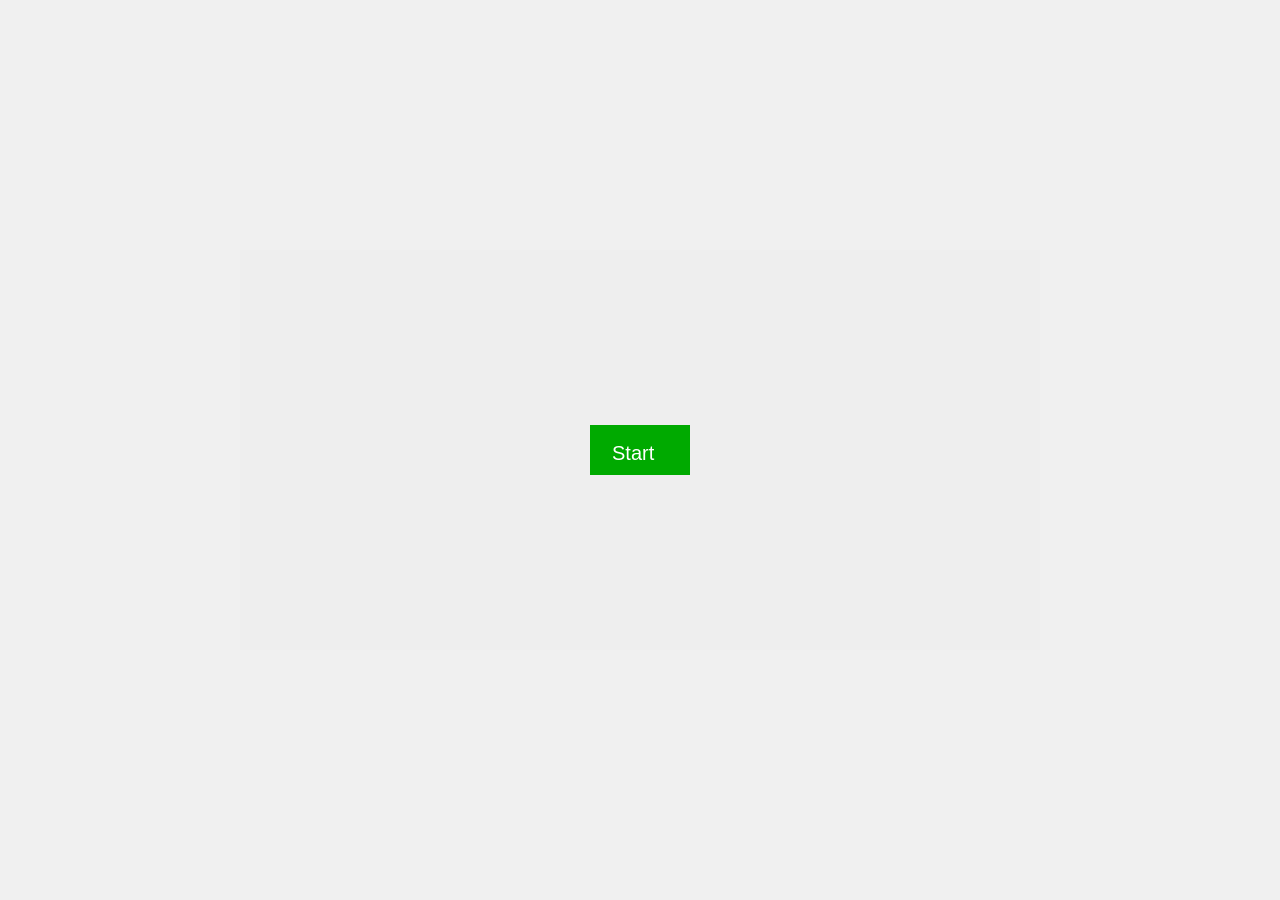
<file: index.html>
<!DOCTYPE html>
<html lang="en">
<head>
    <meta charset="UTF-8">
    <meta name="viewport" content="width=device-width, initial-scale=1.0">
    <title>Tap to Jump Game</title>
    <style>
        body, html { 
            height: 100%; 
            margin: 0; 
            overflow: hidden; 
            display: flex; 
            justify-content: center; 
            align-items: center; 
            background-color: #f0f0f0;
        }
        canvas { 
            background: #eee; 
            display: block;
        }
    </style>
</head>
<body>
    <canvas id="gameCanvas"></canvas>
    <script src="game.js"></script>
</body>
</html>
</file>
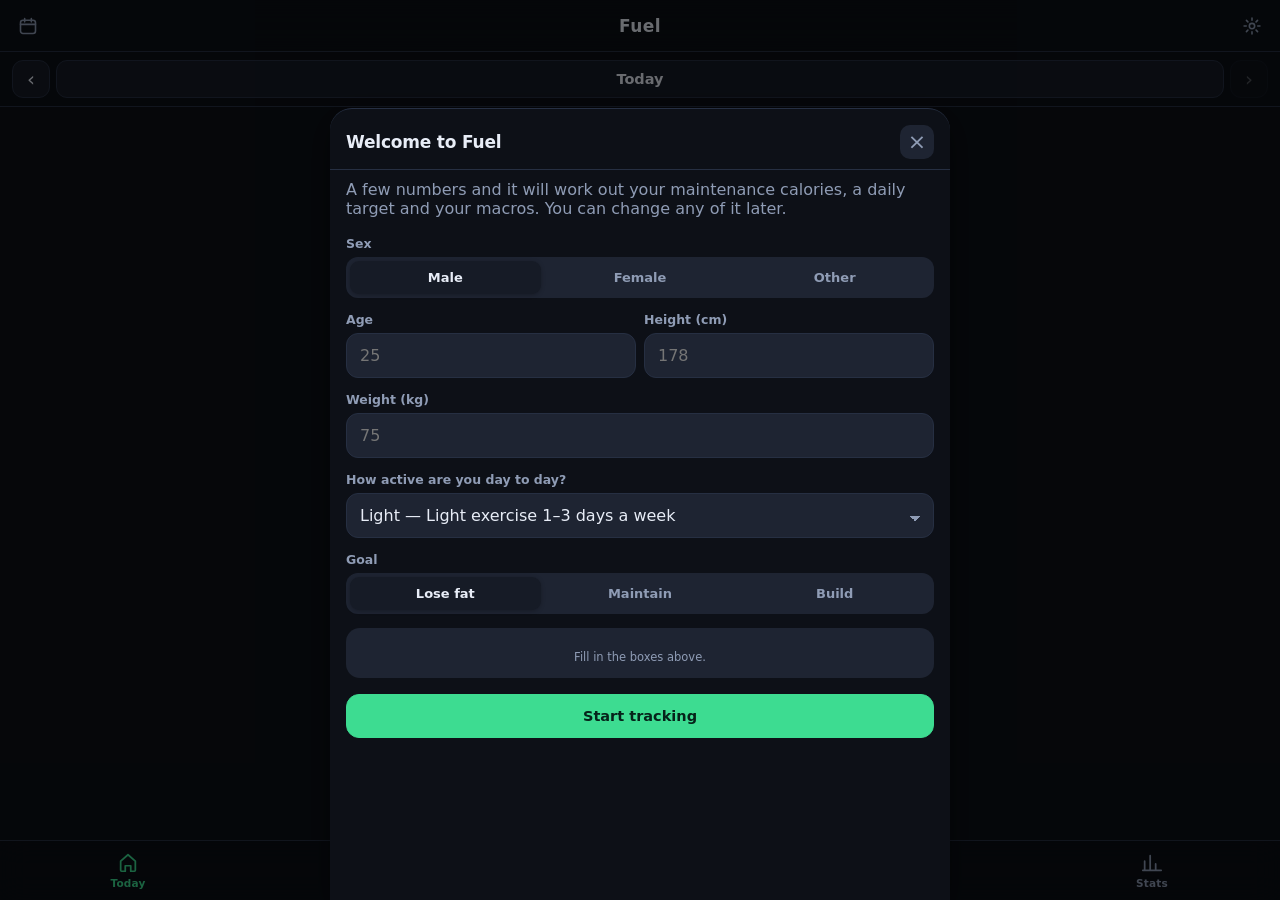
<file: calories/index.html>
<!DOCTYPE html>
<html lang="en-GB" data-theme="dark">
<head>
<meta charset="UTF-8">
<meta name="viewport" content="width=device-width, initial-scale=1.0, viewport-fit=cover">
<title>Fuel — calorie &amp; training tracker</title>
<meta name="description" content="Track calories, macros, water, weight and workouts. Works out your maintenance calories and daily target. Fully offline, all data stays on your phone.">
<meta name="theme-color" content="#0d1017">
<meta name="apple-mobile-web-app-capable" content="yes">
<meta name="apple-mobile-web-app-status-bar-style" content="black-translucent">
<meta name="apple-mobile-web-app-title" content="Fuel">
<link rel="manifest" href="manifest.webmanifest">
<link rel="icon" href="icon.svg" type="image/svg+xml">
<link rel="apple-touch-icon" href="icon.svg">
<link rel="stylesheet" href="style.css">
</head>
<body>

<header id="top">
  <button id="todayBtn" class="hdr-btn" aria-label="Jump to today">
    <svg viewBox="0 0 24 24" width="20" height="20" aria-hidden="true">
      <rect x="3" y="5" width="18" height="16" rx="3"></rect>
      <path d="M8 3v4M16 3v4M3 10h18"></path>
    </svg>
  </button>
  <div class="brand">Fuel</div>
  <button id="settingsBtn" class="hdr-btn" aria-label="Settings">
    <svg viewBox="0 0 24 24" width="20" height="20" aria-hidden="true">
      <circle cx="12" cy="12" r="3.2"></circle>
      <path d="M12 2.5v2.6M12 18.9v2.6M21.5 12h-2.6M5.1 12H2.5M18.7 5.3l-1.8 1.8M7.1 16.9l-1.8 1.8M18.7 18.7l-1.8-1.8M7.1 7.1L5.3 5.3"></path>
    </svg>
  </button>
</header>

<main id="app"></main>

<button id="fab" aria-label="Log something">
  <svg viewBox="0 0 24 24" aria-hidden="true"><path d="M12 5v14M5 12h14"></path></svg>
</button>

<nav id="nav" aria-label="Sections">
  <button class="nav-btn active" data-view="today">
    <svg viewBox="0 0 24 24" aria-hidden="true"><path d="M12 3l8 7v10a1 1 0 0 1-1 1h-4v-6H9v6H5a1 1 0 0 1-1-1V10z"></path></svg>
    <span>Today</span>
  </button>
  <button class="nav-btn" data-view="food">
    <svg viewBox="0 0 24 24" aria-hidden="true"><path d="M6 3v8a3 3 0 0 0 6 0V3M9 11v10M17 3c-1.6 1.4-2.4 3.4-2.4 5.6 0 1.7.8 2.9 2.4 3.2V21"></path></svg>
    <span>Food</span>
  </button>
  <button class="nav-btn" data-view="move">
    <svg viewBox="0 0 24 24" aria-hidden="true"><path d="M4 9v6M8 6v12M16 6v12M20 9v6M8 12h8"></path></svg>
    <span>Move</span>
  </button>
  <button class="nav-btn" data-view="body">
    <svg viewBox="0 0 24 24" aria-hidden="true"><path d="M12 3a9 9 0 1 0 0 18 9 9 0 0 0 0-18z"></path><path d="M12 12l4-4"></path></svg>
    <span>Body</span>
  </button>
  <button class="nav-btn" data-view="stats">
    <svg viewBox="0 0 24 24" aria-hidden="true"><path d="M4 20V10M10 20V4M16 20v-7M22 20H2"></path></svg>
    <span>Stats</span>
  </button>
</nav>

<script src="data.js"></script>
<script src="calc.js"></script>
<script src="store.js"></script>
<script src="notify.js"></script>
<script src="ui.js"></script>
<script src="app.js"></script>
</body>
</html>
</file>
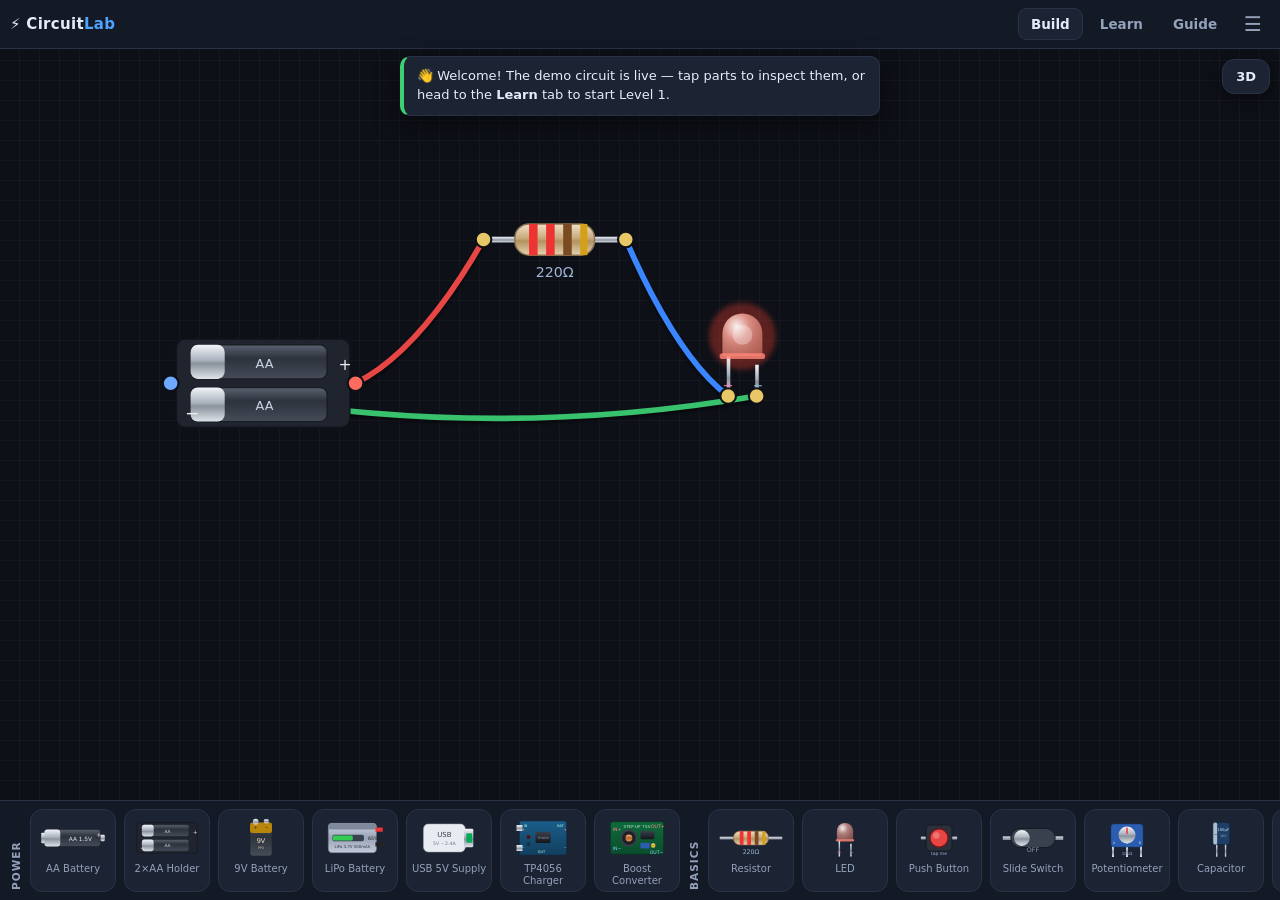
<file: circuit-lab/index.html>
<!DOCTYPE html>
<html lang="en">
<head>
<meta charset="UTF-8">
<meta name="viewport" content="width=device-width, initial-scale=1.0, maximum-scale=1.0, user-scalable=no, viewport-fit=cover">
<title>Circuit Lab — build, learn, code</title>
<meta name="description" content="Realistic circuit building sandbox with real Arduino-C coding for ESP32 & Arduino, lessons and levels. Works offline.">
<meta name="theme-color" content="#0d1017">
<link rel="manifest" href="manifest.webmanifest">
<link rel="icon" href="icon.svg" type="image/svg+xml">
<link rel="apple-touch-icon" href="icon.svg">
<style>
:root{
  --bg:#0d1017; --bg2:#141926; --bg3:#1c2333; --line:#2a3247;
  --fg:#e6ecf7; --fg2:#93a1ba; --acc:#4da3ff; --ok:#3ecf72; --warn:#f4b53f; --bad:#ff5c5c;
  --safe-b: env(safe-area-inset-bottom, 0px);
}
*{ box-sizing:border-box; -webkit-tap-highlight-color:transparent; }
html,body{ height:100%; margin:0; overflow:hidden; background:var(--bg); color:var(--fg);
  font-family:system-ui,-apple-system,'Segoe UI',Roboto,sans-serif; overscroll-behavior:none; }
button{ font:inherit; color:inherit; }

/* ---------- header ---------- */
header{ display:flex; align-items:center; gap:6px; padding:8px 10px; padding-top:calc(8px + env(safe-area-inset-top,0px));
  background:var(--bg2); border-bottom:1px solid var(--line); position:relative; z-index:30; }
.logo{ font-weight:800; font-size:15px; letter-spacing:.3px; white-space:nowrap; }
.logo span{ color:var(--acc); }
.tabs{ display:flex; gap:4px; margin-left:auto; }
.tab{ background:none; border:1px solid transparent; color:var(--fg2); padding:7px 12px; border-radius:9px; cursor:pointer; font-size:13.5px; font-weight:600; }
.tab.active{ background:var(--bg3); color:var(--fg); border-color:var(--line); }
#menuBtn{ background:none; border:none; font-size:20px; padding:4px 8px; cursor:pointer; color:var(--fg2); }
#menu{ display:none; position:absolute; right:8px; top:100%; background:var(--bg3); border:1px solid var(--line);
  border-radius:12px; padding:6px; flex-direction:column; min-width:190px; box-shadow:0 12px 30px #0009; }
#menu.open{ display:flex; }
#menu button{ background:none; border:none; text-align:left; padding:11px 12px; border-radius:8px; cursor:pointer; font-size:14px; }
#menu button:active{ background:var(--bg2); }

/* ---------- build view ---------- */
main{ position:fixed; inset:0; top:49px; display:flex; flex-direction:column; }
#view-build{ }
#canvasWrap{ flex:1; position:relative; min-height:0; }
#canvas{ width:100%; height:100%; display:block; touch-action:none;
  background:
    radial-gradient(circle at 0 0, transparent 0, transparent 100%),
    repeating-linear-gradient(0deg,transparent 0 19px, #ffffff08 19px 20px),
    repeating-linear-gradient(90deg,transparent 0 19px, #ffffff08 19px 20px),
    var(--bg); }
.part{ cursor:grab; }
.wire .whit{ fill:none; stroke:transparent; stroke-width:16; }
.wire .wvis{ fill:none; stroke-width:4; stroke-linecap:round; filter:drop-shadow(0 2px 1px #0007); }
.rubber{ fill:none; stroke:var(--acc); stroke-width:3; stroke-dasharray:7 5; pointer-events:none; }
.tdot{ stroke:#0d1017; stroke-width:1.5; }
.tdot.tpos{ fill:#ff6b5e; } .tdot.tneg{ fill:#6ea8ff; } .tdot.tsig{ fill:#e8c766; }
.tdot.hot{ animation:pulse 0.8s infinite alternate; }
.tdot.src{ fill:#fff; stroke:var(--acc); stroke-width:3; }
@keyframes pulse{ from{ r:5.5; } to{ r:9; } }
#levelChip{ position:absolute; top:10px; left:10px; display:none; align-items:center; gap:6px;
  background:var(--bg3); border:1px solid var(--line); padding:7px 12px; border-radius:999px; font-size:12.5px; font-weight:600; cursor:pointer; box-shadow:0 4px 14px #0007; }
#btn3d{ position:absolute; top:10px; right:10px; background:var(--bg3); border:1px solid var(--line); color:var(--fg);
  border-radius:12px; padding:9px 13px; font-size:13px; font-weight:800; cursor:pointer; box-shadow:0 4px 14px #0007; }
#btn3d.active{ background:var(--acc); color:#04121f; border-color:var(--acc); }
#gl{ display:none; position:absolute; inset:0; width:100%; height:100%; touch-action:none; }

/* wire editing */
.wjoint{ fill:#4da3ff; stroke:#0d1017; stroke-width:2; cursor:grab; }
.wjoint.wghost{ fill:#4da3ff55; stroke:#4da3ff; stroke-dasharray:3 3; stroke-width:1.5; }
.wjoint.wend{ fill:#fff; stroke:#4da3ff; stroke-width:3; }
.swatch{ width:26px; height:26px; border-radius:99px; border:2px solid transparent; cursor:pointer; }
.swatch.on{ border-color:#fff; }

/* wireless connection glow */
.linkdot{ fill:none; stroke:#3ecf72; stroke-width:2.5; pointer-events:none; opacity:.9; }
.linkdot.inhole{ stroke:#3ecf72aa; stroke-width:2; }

/* solder view */
#solder{ display:none; position:fixed; inset:0; z-index:70; background:#151009; flex-direction:column; }
#solder.open{ display:flex; }
.solderhint{ padding:8px 14px; font-size:12.5px; color:#d8b985; background:#1d1509; border-bottom:1px solid #33260f; line-height:1.45; }
#solderSvg{ flex:1; min-height:0; width:100%; touch-action:none; }
.strace{ cursor:pointer; }
.spad{ cursor:crosshair; }

/* selection panel */
#panel{ display:none; background:var(--bg2); border-top:1px solid var(--line); padding:8px 10px; }
#panel.open{ display:block; }
.prow{ display:flex; align-items:center; gap:8px; flex-wrap:wrap; }
.prow.props{ margin-top:6px; }
.prow b{ font-size:14px; }
.reads{ font-size:12px; color:var(--fg2); font-variant-numeric:tabular-nums; }
.spacer{ flex:1; }
.btn{ background:var(--bg3); border:1px solid var(--line); border-radius:9px; padding:8px 12px; cursor:pointer; font-size:13px; font-weight:600; }
.btn:active{ transform:translateY(1px); }
.btn.accent{ background:#17395e; border-color:#265a8f; }
.btn.danger{ background:#3d1a1f; border-color:#6e2a33; }
.btn.ok{ background:#143d26; border-color:#25693f; }
.btn.active{ background:var(--acc); color:#04121f; }
label{ display:flex; align-items:center; gap:6px; font-size:13px; color:var(--fg2); }
label.grow{ flex:1; min-width:150px; }
label.grow input[type=range]{ flex:1; }
select,input[type=range]{ accent-color:var(--acc); background:var(--bg3); color:var(--fg); border:1px solid var(--line); border-radius:8px; padding:6px; font-size:13px; }

/* parts tray */
#tray{ display:flex; gap:8px; overflow-x:auto; padding:8px 10px calc(8px + var(--safe-b)); background:var(--bg2);
  border-top:1px solid var(--line); align-items:stretch; scrollbar-width:thin; }
.traycat{ display:flex; align-items:center; color:var(--fg2); font-size:10.5px; font-weight:700; text-transform:uppercase;
  letter-spacing:.1em; writing-mode:vertical-rl; transform:rotate(180deg); padding:2px 0; flex:none; }
.traybtn{ flex:none; width:86px; background:var(--bg3); border:1px solid var(--line); border-radius:12px; padding:6px 4px 5px;
  display:flex; flex-direction:column; align-items:center; gap:3px; cursor:pointer; }
.traybtn:active{ border-color:var(--acc); }
.traybtn svg{ width:70px; height:44px; }
.traybtn span{ font-size:10px; color:var(--fg2); line-height:1.15; text-align:center; }

/* ---------- learn ---------- */
#view-learn,#view-guide{ overflow-y:auto; padding:14px 14px calc(20px + var(--safe-b)); -webkit-overflow-scrolling:touch; }
.unit{ font-size:11.5px; font-weight:800; text-transform:uppercase; letter-spacing:.12em; color:var(--fg2); margin:20px 2px 8px; }
.level{ display:flex; align-items:center; gap:10px; width:100%; background:var(--bg2); border:1px solid var(--line);
  border-radius:12px; padding:13px 14px; margin-bottom:8px; cursor:pointer; font-size:14.5px; }
.level.done{ border-color:#1f5c37; }
.level .ltitle{ font-weight:600; }
.level .chev{ margin-left:auto; color:var(--fg2); }
.project{ background:var(--bg2); border:1px solid var(--line); border-radius:12px; padding:12px 14px; margin-bottom:8px; }
.project p{ margin:6px 0 0; color:var(--fg2); font-size:13.5px; line-height:1.5; }
.diff{ font-size:11px; color:var(--warn); border:1px solid #5c4713; border-radius:99px; padding:2px 8px; margin-left:6px; }
#levelDetail h2{ margin:14px 0 10px; }
.goal{ display:flex; gap:10px; background:#132036; border:1px solid #234; border-radius:12px; padding:12px; font-size:14px; }
.lbody{ font-size:14.5px; line-height:1.6; color:#cfd9ea; }
.lbody pre{ background:#0a0d13; border:1px solid var(--line); border-radius:10px; padding:12px; overflow-x:auto; font-size:12.5px; line-height:1.5; color:#9fd4ff; }
.lbody code{ background:#0a0d13; padding:1px 5px; border-radius:5px; font-size:.92em; color:#9fd4ff; }
.lbtns{ display:flex; gap:8px; margin:12px 0; }
.hint{ background:#332a12; border:1px solid #5c4713; border-radius:10px; padding:11px 13px; font-size:13.5px; }

/* ---------- guide ---------- */
.gcard{ display:flex; gap:12px; background:var(--bg2); border:1px solid var(--line); border-radius:14px; padding:13px; margin-bottom:10px; }
.gpic{ flex:none; width:110px; display:flex; align-items:flex-start; }
.gpic svg{ width:110px; max-height:110px; }
.gtxt h3{ margin:0 0 6px; font-size:15px; }
.infotext{ font-size:13.5px; line-height:1.55; color:#cfd9ea; }
.infotext code{ background:#0a0d13; padding:1px 5px; border-radius:5px; color:#9fd4ff; }
.gadd{ margin-top:8px; }
@media (max-width:520px){ .gcard{ flex-direction:column; } .gpic{ width:100%; justify-content:center; } }

/* ---------- modal ---------- */
#modal{ display:none; position:fixed; inset:0; background:#000a; z-index:90; align-items:flex-end; justify-content:center; }
.xp{ width:100%; border-collapse:collapse; font-size:12.5px; margin:8px 0; }
.xp td{ border-top:1px solid var(--line); padding:7px 8px; vertical-align:top; line-height:1.5; }
.xp td:first-child{ font-family:ui-monospace,Menlo,Consolas,monospace; color:#9fd4ff; white-space:pre-wrap; width:38%; }
.infotext h3{ margin:14px 0 4px; font-size:14px; }
#modal.open{ display:flex; }
.sheet{ background:var(--bg2); border:1px solid var(--line); border-radius:18px 18px 0 0; max-width:640px; width:100%;
  max-height:82vh; overflow-y:auto; padding:16px 18px calc(18px + var(--safe-b)); position:relative; }
.sheet h2{ margin:2px 40px 10px 0; font-size:18px; }
#modalClose{ position:absolute; top:10px; right:10px; background:var(--bg3); border:1px solid var(--line); border-radius:99px;
  width:34px; height:34px; font-size:16px; cursor:pointer; }
.preview{ display:flex; justify-content:center; background:#0a0d13; border:1px solid var(--line); border-radius:12px; padding:12px; margin-bottom:12px; }
.preview svg{ max-width:220px; max-height:130px; }

/* ---------- code editor ---------- */
#editor{ display:none; position:fixed; inset:0; z-index:70; background:var(--bg); flex-direction:column; }
#editor.open{ display:flex; }
.edhead{ display:flex; align-items:center; gap:8px; padding:10px 12px; padding-top:calc(10px + env(safe-area-inset-top,0px)); background:var(--bg2); border-bottom:1px solid var(--line); }
.edhead b{ font-size:14px; }
#edCode{ flex:1.4; min-height:0; background:#0a0d13; color:#d8e6ff; border:none; outline:none; resize:none;
  font-family:ui-monospace,'SF Mono',Menlo,Consolas,monospace; font-size:13px; line-height:1.55; padding:12px; white-space:pre; }
.edbar{ display:flex; align-items:center; gap:8px; padding:8px 12px; background:var(--bg2); border-top:1px solid var(--line); flex-wrap:wrap; }
.st{ font-size:12.5px; color:var(--fg2); }
.st.run{ color:var(--ok); } .st.err{ color:var(--bad); }
#edSerial{ flex:1; min-height:0; background:#06080c; color:#7ddc8f; font-family:ui-monospace,Menlo,Consolas,monospace;
  font-size:12px; line-height:1.5; padding:10px 12px calc(10px + var(--safe-b)); margin:0; overflow-y:auto; white-space:pre-wrap; border-top:1px solid var(--line); }

/* ---------- toasts ---------- */
#toasts{ position:fixed; left:50%; transform:translateX(-50%); top:calc(56px + env(safe-area-inset-top,0px)); z-index:80;
  display:flex; flex-direction:column; gap:6px; width:min(94vw,480px); pointer-events:none; }
.toast{ background:var(--bg3); border:1px solid var(--line); border-left:4px solid var(--acc); border-radius:10px;
  padding:10px 13px; font-size:13px; line-height:1.45; opacity:0; transform:translateY(-8px); transition:.3s; box-shadow:0 8px 24px #0008; }
.toast.show{ opacity:1; transform:none; }
.toast.warn{ border-left-color:var(--warn); }
.toast.danger{ border-left-color:var(--bad); }
.toast.ok{ border-left-color:var(--ok); }
</style>
</head>
<body>
<svg id="svgdefs" width="0" height="0" style="position:absolute"><defs></defs></svg>

<header>
  <div class="logo">⚡ Circuit<span>Lab</span></div>
  <nav class="tabs">
    <button class="tab active" data-tab="build">Build</button>
    <button class="tab" data-tab="learn">Learn</button>
    <button class="tab" data-tab="guide">Guide</button>
  </nav>
  <button id="menuBtn" aria-label="menu">☰</button>
  <div id="menu">
    <button id="mSound">🔇 Sound: off</button>
    <button id="mDemo">✨ Load demo circuit</button>
    <button id="mClear">🗑 Clear circuit</button>
    <button id="mInstall">📱 Install on phone</button>
  </div>
</header>

<main id="view-build">
  <div id="canvasWrap">
    <svg id="canvas" xmlns="http://www.w3.org/2000/svg"><defs id="canvasDefs"></defs><g id="scene"></g></svg>
    <canvas id="gl"></canvas>
    <div id="levelChip"></div>
    <button id="btn3d" title="Full 3D view">3D</button>
  </div>
  <div id="panel"></div>
  <div id="tray"></div>
</main>

<main id="view-learn" style="display:none">
  <div id="learnList"></div>
  <div id="levelDetail" style="display:none"></div>
</main>

<main id="view-guide" style="display:none">
  <div id="guideList"></div>
</main>

<div id="modal"><div class="sheet"><button id="modalClose">✕</button><div id="modalBody"></div></div></div>

<div id="solder">
  <div class="edhead">
    <b>🔁 Copper side — soldering</b>
    <span class="st" id="solderCount"></span>
    <span class="spacer" style="flex:1"></span>
    <button class="btn ok" id="solderClose">✓ Done</button>
  </div>
  <div class="solderhint">Drag from pad to pad to lay a solder trace. Tap a trace to remove it. Silver pins = component legs poking through from the front.</div>
  <svg id="solderSvg" xmlns="http://www.w3.org/2000/svg"></svg>
</div>

<div id="editor">
  <div class="edhead">
    <b id="edTitle">Code</b>
    <span class="st" id="edStatus">ready</span>
    <span class="spacer" style="flex:1"></span>
    <button class="btn" id="edClose">✕ Close</button>
  </div>
  <textarea id="edCode" spellcheck="false" autocapitalize="off" autocomplete="off" autocorrect="off"></textarea>
  <div class="edbar">
    <button class="btn ok" id="edRun">▶ Upload &amp; Run</button>
    <button class="btn danger" id="edStop">■ Stop</button>
    <select id="edExamples"><option value="">Examples…</option>
      <option>Blink</option><option>Built-in LED</option><option>Button → LED</option><option>Fade (PWM)</option>
      <option>Analog read</option><option>Serial counter</option><option>Alarm</option></select>
    <button class="btn" id="edRef">📖 Reference</button>
    <span class="spacer" style="flex:1"></span>
    <button class="btn" id="edClear">Clear serial</button>
  </div>
  <pre id="edSerial"></pre>
</div>

<div id="toasts"></div>

<script src="parts.js"></script>
<script src="sim.js"></script>
<script src="code.js"></script>
<script src="learn.js"></script>
<script src="vendor/three.min.js"></script>
<script src="view3d.js"></script>
<script src="app.js"></script>
</body>
</html>
</file>
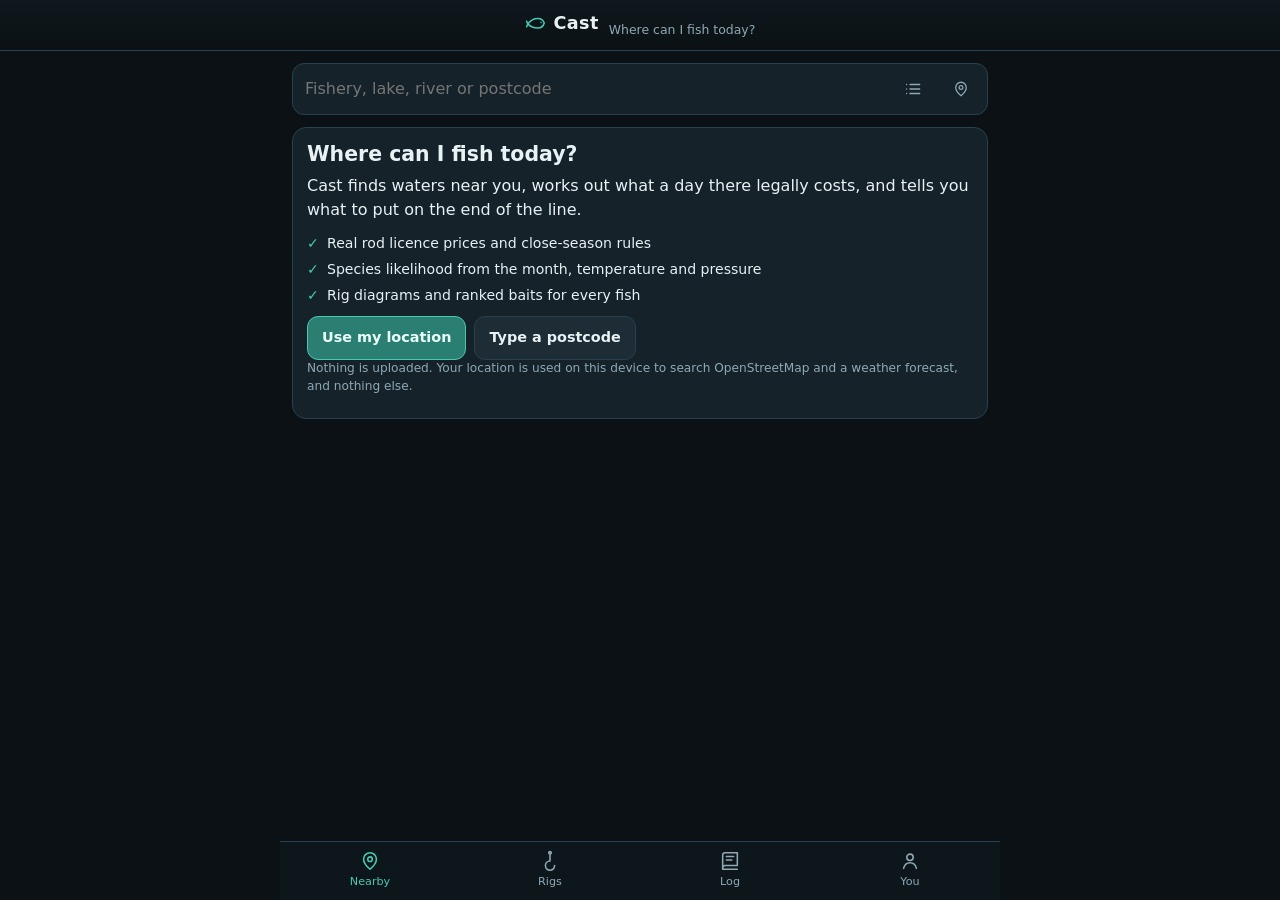
<file: fishing/index.html>
<!DOCTYPE html>
<html lang="en-GB" data-theme="dark">
<head>
<meta charset="UTF-8">
<meta name="viewport" content="width=device-width, initial-scale=1.0, viewport-fit=cover">
<title>Cast — where to fish today</title>
<meta name="description" content="Find waters near you, see exactly what a day’s fishing legally costs including the rod licence, and get the rig and bait for whatever is biting. Works offline, all data stays on your phone.">
<meta name="theme-color" content="#0b1114">
<meta name="apple-mobile-web-app-capable" content="yes">
<meta name="apple-mobile-web-app-status-bar-style" content="black-translucent">
<meta name="apple-mobile-web-app-title" content="Cast">
<link rel="manifest" href="manifest.webmanifest">
<link rel="icon" href="icon.svg" type="image/svg+xml">
<link rel="apple-touch-icon" href="icon.svg">
<link rel="stylesheet" href="style.css">
</head>
<body>

<header id="top">
  <div class="brand">
    <svg viewBox="0 0 24 24" width="22" height="22" aria-hidden="true" class="brand-mark">
      <path d="M3 13c3-4 7-6 11-6 3.5 0 6 2 7 5-1 3.5-3.5 5.5-7 5.5-4 0-8-1.5-11-4.5z"></path>
      <path d="M17.5 11.5h.01"></path>
      <path d="M3 13l-1.2-3M3 13l-1.2 3"></path>
    </svg>
    <span>Cast</span>
  </div>
  <p class="tagline">Where can I fish today?</p>
</header>

<main id="app"></main>

<nav id="nav" aria-label="Sections">
  <button class="nav-btn active" data-view="nearby">
    <svg viewBox="0 0 24 24" aria-hidden="true"><path d="M12 21s7-6 7-11a7 7 0 1 0-14 0c0 5 7 11 7 11z"></path><circle cx="12" cy="10" r="2.5"></circle></svg>
    <span>Nearby</span>
  </button>
  <button class="nav-btn" data-view="rigs">
    <svg viewBox="0 0 24 24" aria-hidden="true"><path d="M12 3v9a5 5 0 1 0 5 5"></path><circle cx="12" cy="3" r="1.4"></circle></svg>
    <span>Rigs</span>
  </button>
  <button class="nav-btn" data-view="log">
    <svg viewBox="0 0 24 24" aria-hidden="true"><path d="M4 5.5A2.5 2.5 0 0 1 6.5 3H20v14H6.5A2.5 2.5 0 0 0 4 19.5z"></path><path d="M4 19.5V21h16M8 7h8M8 11h6"></path></svg>
    <span>Log</span>
  </button>
  <button class="nav-btn" data-view="you">
    <svg viewBox="0 0 24 24" aria-hidden="true"><circle cx="12" cy="8" r="3.5"></circle><path d="M5 20c1-4 3.5-6 7-6s6 2 7 6"></path></svg>
    <span>You</span>
  </button>
</nav>

<script src="data.js"></script>
<script src="store.js"></script>
<script src="geo.js"></script>
<script src="tactics.js"></script>
<script src="ui.js"></script>
<script src="map.js"></script>
<script src="app.js"></script>
</body>
</html>
</file>
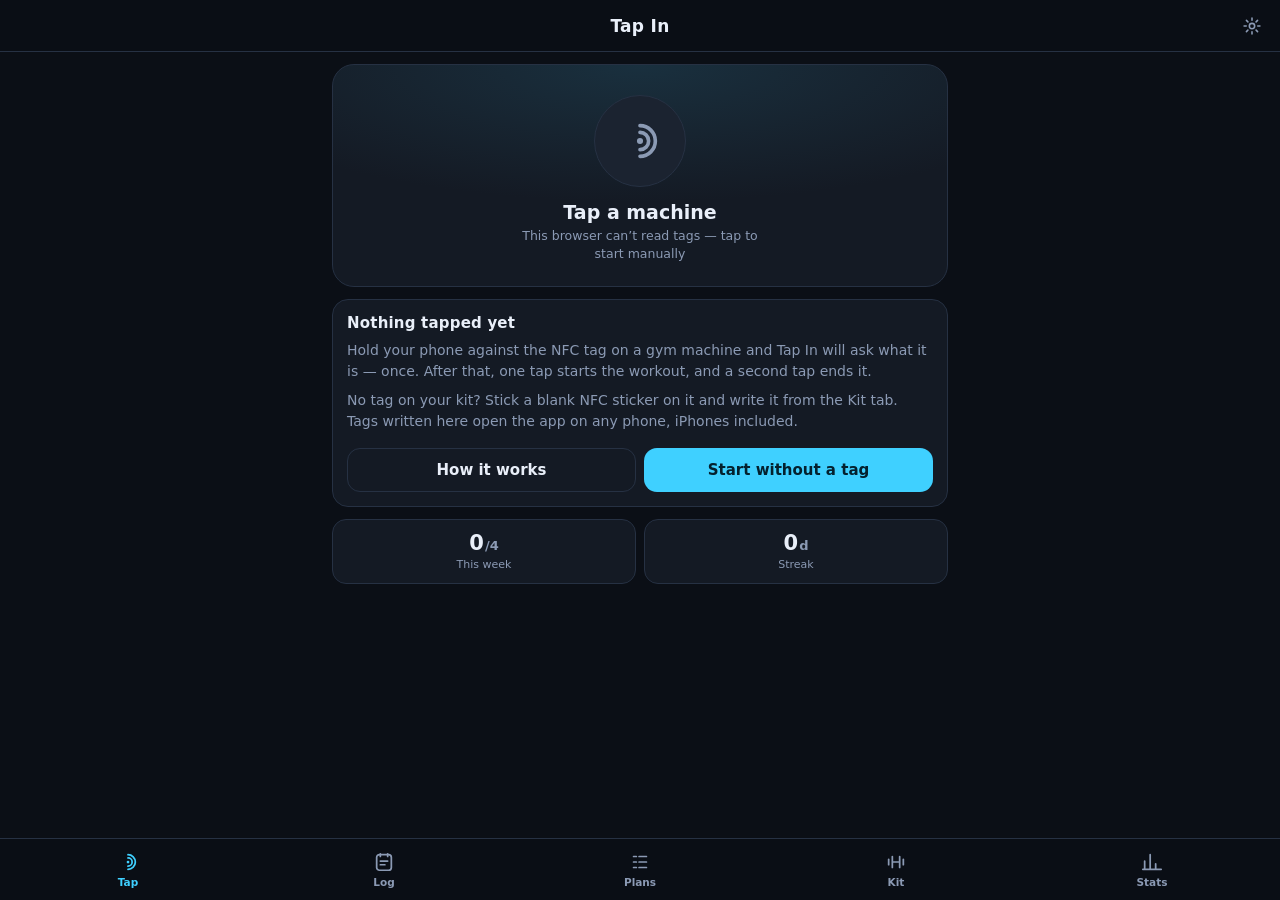
<file: tapin/index.html>
<!DOCTYPE html>
<html lang="en-GB" data-theme="dark">
<head>
<meta charset="UTF-8">
<meta name="viewport" content="width=device-width, initial-scale=1.0, viewport-fit=cover">
<title>Tap In — tap the machine, log the workout</title>
<meta name="description" content="A workout tracker driven by NFC. Tap your phone on a gym machine to start, tap out to finish, tap the next machine to move on. Works with the tags already on gym kit or blank stickers you write yourself. Fully offline — everything stays on your phone.">
<meta name="theme-color" content="#0b0f16">
<meta name="apple-mobile-web-app-capable" content="yes">
<meta name="apple-mobile-web-app-status-bar-style" content="black-translucent">
<meta name="apple-mobile-web-app-title" content="Tap In">
<link rel="manifest" href="manifest.webmanifest">
<link rel="icon" href="icon.svg" type="image/svg+xml">
<link rel="apple-touch-icon" href="icon.svg">
<link rel="stylesheet" href="style.css">
</head>
<body>

<header id="top">
  <div class="hdr-spacer"></div>
  <div id="brand" class="brand">Tap In</div>
  <button id="settingsBtn" class="hdr-btn" aria-label="Settings">
    <svg viewBox="0 0 24 24" width="20" height="20" aria-hidden="true">
      <circle cx="12" cy="12" r="3.2"></circle>
      <path d="M12 2.5v2.6M12 18.9v2.6M21.5 12h-2.6M5.1 12H2.5M18.7 5.3l-1.8 1.8M7.1 16.9l-1.8 1.8M18.7 18.7l-1.8-1.8M7.1 7.1L5.3 5.3"></path>
    </svg>
  </button>
</header>

<main id="app"></main>

<nav id="nav" aria-label="Sections">
  <button class="nav-btn active" data-view="tap">
    <svg viewBox="0 0 24 24" aria-hidden="true">
      <path d="M12 20a8 8 0 0 0 0-16"></path><path d="M12 16.5a4.5 4.5 0 0 0 0-9"></path>
      <circle cx="12" cy="12" r="1.5" fill="currentColor" stroke="none"></circle>
    </svg>
    <span>Tap</span>
  </button>
  <button class="nav-btn" data-view="log">
    <svg viewBox="0 0 24 24" aria-hidden="true">
      <rect x="4" y="4" width="16" height="17" rx="3"></rect>
      <path d="M8 3v3M16 3v3M8 11h8M8 15h5"></path>
    </svg>
    <span>Log</span>
  </button>
  <button class="nav-btn" data-view="plans">
    <svg viewBox="0 0 24 24" aria-hidden="true">
      <path d="M5 6h3M5 12h3M5 18h3M11 6h8M11 12h8M11 18h8"></path>
    </svg>
    <span>Plans</span>
  </button>
  <button class="nav-btn" data-view="kit">
    <svg viewBox="0 0 24 24" aria-hidden="true">
      <path d="M4 9v6M8 6v12M16 6v12M20 9v6M8 12h8"></path>
    </svg>
    <span>Kit</span>
  </button>
  <button class="nav-btn" data-view="stats">
    <svg viewBox="0 0 24 24" aria-hidden="true">
      <path d="M4 20V11M10 20V4M16 20v-6M22 20H2"></path>
    </svg>
    <span>Stats</span>
  </button>
</nav>

<script src="data.js"></script>
<script src="store.js"></script>
<script src="nfc.js"></script>
<script src="track.js"></script>
<script src="session.js"></script>
<script src="ui.js"></script>
<script src="app.js"></script>
</body>
</html>
</file>
<file: calories/style.css>
/* Fuel — mobile-first stylesheet. Dark by default, light theme via [data-theme]. */

:root {
  --bg: #0d1017;
  --card: #161b26;
  --card2: #1e2432;
  --line: #262f42;
  --fg: #e8edf7;
  --fg2: #8f9cb5;
  --acc: #3ddc91;
  --acc-dim: #1f6b4c;
  --p: #4da3ff;
  --c: #f4b53f;
  --f: #c07cf0;
  --bad: #ff5f5f;
  --warn: #f4b53f;
  --ok: #3ddc91;
  --shadow: 0 10px 30px rgba(0, 0, 0, .45);
  --safe-t: env(safe-area-inset-top, 0px);
  --safe-b: env(safe-area-inset-bottom, 0px);
  --hdr: 52px;
  --navh: 60px;
}

[data-theme="light"] {
  --bg: #f2f5fa;
  --card: #ffffff;
  --card2: #eef2f8;
  --line: #dde4ef;
  --fg: #141a24;
  --fg2: #64708a;
  --acc: #12a86a;
  --acc-dim: #b6ecd4;
  --p: #2b7fd6;
  --c: #c98812;
  --f: #9a4fd0;
  --bad: #d94141;
  --shadow: 0 8px 24px rgba(20, 30, 60, .10);
}

* { box-sizing: border-box; -webkit-tap-highlight-color: transparent; }

html, body {
  margin: 0;
  height: 100%;
  background: var(--bg);
  color: var(--fg);
  font-family: system-ui, -apple-system, 'Segoe UI', Roboto, sans-serif;
  font-size: 16px;
  overscroll-behavior-y: none;
}

body.no-scroll { overflow: hidden; }

button, input, select, textarea { font: inherit; color: inherit; }

/* ---------------- header ---------------- */

#top {
  position: fixed; inset: 0 0 auto 0; z-index: 40;
  height: calc(var(--hdr) + var(--safe-t));
  padding: var(--safe-t) 8px 0;
  display: flex; align-items: center; gap: 4px;
  background: color-mix(in srgb, var(--bg) 88%, transparent);
  backdrop-filter: blur(14px);
  border-bottom: 1px solid var(--line);
}

.brand {
  flex: 1; text-align: center;
  font-weight: 800; font-size: 17px; letter-spacing: .4px;
}

.hdr-btn {
  width: 40px; height: 40px; display: grid; place-items: center;
  background: none; border: none; border-radius: 11px; cursor: pointer; color: var(--fg2);
}
.hdr-btn:active { background: var(--card2); }
.hdr-btn svg { fill: none; stroke: currentColor; stroke-width: 1.9; stroke-linecap: round; stroke-linejoin: round; }

/* ---------------- layout ---------------- */

#app {
  position: fixed;
  inset: calc(var(--hdr) + var(--safe-t)) 0 calc(var(--navh) + var(--safe-b)) 0;
  overflow-y: auto; -webkit-overflow-scrolling: touch;
}

.pad { padding: 12px 12px 28px; max-width: 620px; margin: 0 auto; }

/* ---------------- bottom nav ---------------- */

#nav {
  position: fixed; inset: auto 0 0 0; z-index: 40;
  height: calc(var(--navh) + var(--safe-b));
  padding-bottom: var(--safe-b);
  display: flex;
  background: color-mix(in srgb, var(--bg) 92%, transparent);
  backdrop-filter: blur(14px);
  border-top: 1px solid var(--line);
}

.nav-btn {
  flex: 1; display: flex; flex-direction: column; align-items: center; justify-content: center; gap: 3px;
  background: none; border: none; cursor: pointer; color: var(--fg2);
  font-size: 10.5px; font-weight: 600; letter-spacing: .2px;
  transition: color .15s;
}
.nav-btn svg {
  width: 22px; height: 22px;
  fill: none; stroke: currentColor; stroke-width: 1.9; stroke-linecap: round; stroke-linejoin: round;
}
.nav-btn.active { color: var(--acc); }
.nav-btn:active { opacity: .6; }

/* ---------------- date bar ---------------- */

.datebar {
  position: sticky; top: 0; z-index: 20;
  display: flex; align-items: center; gap: 6px;
  padding: 8px 12px;
  background: color-mix(in srgb, var(--bg) 90%, transparent);
  backdrop-filter: blur(10px);
  border-bottom: 1px solid var(--line);
}
.date-nav {
  width: 38px; height: 38px; border-radius: 11px;
  background: var(--card); border: 1px solid var(--line); color: var(--fg);
  font-size: 20px; line-height: 1; cursor: pointer;
}
.date-nav:disabled { opacity: .3; }
.date-label {
  flex: 1; height: 38px; border-radius: 11px;
  background: var(--card); border: 1px solid var(--line); color: var(--fg);
  font-weight: 700; font-size: 14.5px; cursor: pointer;
}

/* ---------------- cards ---------------- */

.card {
  background: var(--card);
  border: 1px solid var(--line);
  border-radius: 18px;
  padding: 16px;
  margin-bottom: 12px;
}
.card.compact { padding: 12px 16px; }
.card.hero { text-align: center; }

.card-title {
  display: flex; align-items: center; gap: 8px;
  margin: 0 0 12px;
  font-size: 13px; font-weight: 700; letter-spacing: .6px; text-transform: uppercase;
  color: var(--fg2);
}
.card-note { margin-left: auto; font-weight: 600; text-transform: none; letter-spacing: 0; font-size: 12.5px; }
.sub-title {
  margin: 22px 0 10px; font-size: 12.5px; font-weight: 700;
  letter-spacing: .6px; text-transform: uppercase; color: var(--fg2);
}
.link-btn {
  margin-left: auto; background: none; border: none; color: var(--acc);
  font-size: 12.5px; font-weight: 700; text-transform: none; letter-spacing: 0; cursor: pointer;
}

/* ---------------- ring ---------------- */

.ring-wrap { position: relative; width: 190px; height: 190px; margin: 4px auto 6px; }
.ring { width: 100%; height: 100%; transform: rotate(-90deg); }
.ring circle { fill: none; stroke-width: 13; stroke-linecap: round; }
.ring-track { stroke: var(--card2); }
.ring-fill { stroke: var(--acc); transition: stroke-dashoffset .5s cubic-bezier(.3, .8, .3, 1); }
.ring-fill.bad { stroke: var(--bad); }
.ring-over { stroke: var(--bad); opacity: .9; }

.ring-centre {
  position: absolute; inset: 0;
  display: flex; flex-direction: column; align-items: center; justify-content: center;
}
.ring-top { font-size: 11.5px; font-weight: 700; letter-spacing: .8px; text-transform: uppercase; color: var(--fg2); }
.ring-main { font-size: 40px; font-weight: 800; line-height: 1.1; letter-spacing: -1px; }
.ring-sub { font-size: 12.5px; color: var(--fg2); font-weight: 600; }

.hero-stats { display: flex; gap: 6px; }
.stat { flex: 1; text-align: center; padding: 6px 2px; }
.stat-v { font-size: 19px; font-weight: 800; letter-spacing: -.3px; }
.stat-v small { font-size: 11px; font-weight: 600; color: var(--fg2); margin-left: 2px; }
.stat-l { font-size: 11px; color: var(--fg2); font-weight: 600; margin-top: 2px; }
.hero-note {
  margin-top: 12px; padding-top: 12px; border-top: 1px solid var(--line);
  font-size: 12.5px; color: var(--fg2);
}
.hero-note b.ok { color: var(--ok); } .hero-note b.warn { color: var(--warn); } .hero-note b.bad { color: var(--bad); }

.big-stat { font-size: 42px; font-weight: 800; letter-spacing: -1.5px; line-height: 1.1; }
.big-stat small { font-size: 16px; color: var(--fg2); font-weight: 600; }

/* ---------------- bars ---------------- */

.mbar { margin-bottom: 12px; }
.mbar:last-child { margin-bottom: 0; }
.mbar-top { display: flex; justify-content: space-between; align-items: baseline; margin-bottom: 6px; }
.mbar-label { font-size: 13.5px; font-weight: 600; }
.mbar-val { font-size: 12.5px; color: var(--fg2); font-variant-numeric: tabular-nums; }
.mbar-val.over { color: var(--bad); font-weight: 700; }
.mbar-track { height: 8px; border-radius: 99px; background: var(--card2); overflow: hidden; }
.mbar-track i { display: block; height: 100%; border-radius: 99px; background: var(--acc); transition: width .4s ease; }
.mbar-track i.p { background: var(--p); }
.mbar-track i.c { background: var(--c); }
.mbar-track i.f { background: var(--f); }
.mbar-track i.over { background: var(--bad); }

/* ---------------- meal rows ---------------- */

.meal-row {
  width: 100%; display: grid; grid-template-columns: 1fr auto auto;
  grid-template-areas: 'name kcal add' 'sub kcal add';
  align-items: center; gap: 0 12px;
  padding: 12px 4px; background: none; border: none; border-bottom: 1px solid var(--line);
  text-align: left; cursor: pointer; color: inherit;
}
.meal-row:last-of-type { border-bottom: none; }
.meal-row:active { background: var(--card2); }
.meal-name { grid-area: name; font-size: 15px; font-weight: 650; }
.meal-sub { grid-area: sub; font-size: 12px; color: var(--fg2); }
.meal-kcal { grid-area: kcal; font-size: 16px; font-weight: 700; font-variant-numeric: tabular-nums; }
.meal-add { grid-area: add; font-size: 20px; color: var(--acc); font-weight: 400; width: 22px; text-align: center; }

/* ---------------- entries ---------------- */

.entries { list-style: none; margin: 0 0 12px; padding: 0; }
.entry {
  display: flex; align-items: center; gap: 12px;
  padding: 11px 4px; border-bottom: 1px solid var(--line); cursor: pointer;
}
.entry:last-child { border-bottom: none; }
.entry:active { background: var(--card2); }
.entry-main { flex: 1; min-width: 0; }
.entry-name { font-size: 14.5px; font-weight: 600; overflow: hidden; text-overflow: ellipsis; white-space: nowrap; }
.entry-sub { font-size: 12px; color: var(--fg2); margin-top: 2px; }
.entry-kcal { font-size: 15px; font-weight: 700; font-variant-numeric: tabular-nums; }

.x {
  width: 28px; height: 28px; flex: none; border-radius: 8px;
  background: var(--card2); border: none; color: var(--fg2); font-size: 17px; line-height: 1; cursor: pointer;
}
.x:active { background: var(--bad); color: #fff; }

/* ---------------- lifts ---------------- */

.lift { padding: 12px 4px; border-bottom: 1px solid var(--line); cursor: pointer; }
.lift:last-of-type { border-bottom: none; }
.lift:active { background: var(--card2); }
.lift-head { display: flex; flex-direction: column; gap: 2px; margin-bottom: 8px; }
.lift-name { font-size: 15px; font-weight: 650; }
.lift-meta { font-size: 12px; color: var(--fg2); }
.sets { display: flex; flex-wrap: wrap; gap: 6px; }
.set {
  padding: 5px 9px; border-radius: 8px; background: var(--card2);
  font-size: 12.5px; font-weight: 600; font-variant-numeric: tabular-nums;
}
.set i { font-style: normal; color: var(--fg2); font-size: 10.5px; margin: 0 3px 0 1px; }

.set-rows { margin-bottom: 10px; }
.set-head, .set-row { display: grid; grid-template-columns: 26px 1fr 1fr 34px; gap: 8px; align-items: center; }
.set-head { font-size: 11px; color: var(--fg2); font-weight: 700; margin-bottom: 6px; text-transform: uppercase; letter-spacing: .4px; }
.set-row { margin-bottom: 8px; }
.set-n { font-size: 13px; color: var(--fg2); font-weight: 700; text-align: center; }

/* ---------------- water cups ---------------- */

.cups { display: flex; flex-wrap: wrap; gap: 7px; margin-bottom: 14px; }
.cup {
  width: 22px; height: 30px; border-radius: 4px 4px 8px 8px;
  border: 2px solid var(--line); background: transparent; transition: .2s;
}
.cup.on { background: var(--p); border-color: var(--p); }

/* ---------------- macro split ---------------- */

.split { display: flex; height: 12px; border-radius: 99px; overflow: hidden; background: var(--card2); }
.split i { display: block; height: 100%; }
.split i.p, .split-key i.p { background: var(--p); }
.split i.c, .split-key i.c { background: var(--c); }
.split i.f, .split-key i.f { background: var(--f); }
.split-key { display: flex; gap: 14px; margin-top: 12px; font-size: 12px; color: var(--fg2); flex-wrap: wrap; }
.split-key span { display: flex; align-items: center; gap: 6px; }
.split-key i { width: 10px; height: 10px; border-radius: 3px; }

/* ---------------- number rows ---------------- */

.rows { margin-bottom: 14px; }
.nrow {
  display: flex; justify-content: space-between; align-items: center; gap: 12px;
  padding: 10px 2px; border-bottom: 1px solid var(--line); font-size: 14px;
}
.nrow:last-child { border-bottom: none; }
.nrow span { color: var(--fg2); }
.nrow b { font-variant-numeric: tabular-nums; font-weight: 700; }

/* ---------------- charts ---------------- */

/* Scales uniformly — stretching the viewBox would distort the axis text and
   turn the dashed guide lines into long streaks. */
.chart { width: 100%; height: auto; display: block; overflow: visible; }
.chart .grid { stroke: var(--line); stroke-width: 1; }
.chart .axis { fill: var(--fg2); font-size: 9px; font-family: inherit; }
.chart .line { fill: none; stroke: var(--acc); stroke-width: 2.2; stroke-linejoin: round; stroke-linecap: round; }
.chart .trend { fill: none; stroke: var(--p); stroke-width: 1.8; stroke-dasharray: 4 3; opacity: .85; }
.chart .area { fill: var(--acc); opacity: .10; }
.chart .dot { fill: var(--acc); }
.chart .goal-line { stroke: var(--fg2); stroke-width: 1.4; stroke-dasharray: 5 4; opacity: .7; }
.chart .bar { fill: var(--acc); }
.chart .bar.over { fill: var(--bad); }
.chart-empty {
  padding: 34px 12px; text-align: center; color: var(--fg2); font-size: 13px;
  background: var(--card2); border-radius: 12px;
}

/* ---------------- forms ---------------- */

.field { display: block; margin-bottom: 14px; }
.field-label { display: block; font-size: 12.5px; font-weight: 700; color: var(--fg2); margin-bottom: 6px; }
.field-hint { display: block; font-size: 11.5px; color: var(--fg2); margin-top: 6px; line-height: 1.4; }

input[type="text"], input[type="number"], input[type="date"], input[type="search"], input:not([type]), select, textarea {
  width: 100%; padding: 12px 13px;
  background: var(--card2); border: 1px solid var(--line); border-radius: 12px;
  font-size: 16px; outline: none; -webkit-appearance: none; appearance: none;
}
select {
  background-image: linear-gradient(45deg, transparent 50%, var(--fg2) 50%), linear-gradient(135deg, var(--fg2) 50%, transparent 50%);
  background-position: calc(100% - 18px) 22px, calc(100% - 13px) 22px;
  background-size: 5px 5px, 5px 5px;
  background-repeat: no-repeat;
  padding-right: 34px;
}
input:focus, select:focus, textarea:focus { border-color: var(--acc); }
textarea { resize: vertical; line-height: 1.5; }
input[type="date"] { min-height: 46px; }

.search { margin-bottom: 12px; }

.switch-row {
  display: flex; align-items: center; gap: 14px;
  padding: 12px 0; margin-bottom: 4px; border-bottom: 1px solid var(--line);
}
.switch-text { flex: 1; }
.switch-text .field-label { margin-bottom: 2px; color: var(--fg); font-size: 14px; }
.switch { position: relative; flex: none; width: 48px; height: 28px; cursor: pointer; }
.switch input { position: absolute; opacity: 0; width: 0; height: 0; }
.switch i {
  display: block; width: 48px; height: 28px; border-radius: 99px;
  background: var(--card2); border: 1px solid var(--line); transition: .2s;
}
.switch i::after {
  content: ''; position: absolute; top: 4px; left: 4px;
  width: 20px; height: 20px; border-radius: 50%; background: var(--fg2); transition: .2s;
}
.switch input:checked + i { background: var(--acc-dim); border-color: var(--acc); }
.switch input:checked + i::after { transform: translateX(20px); background: var(--acc); }

.seg { display: flex; gap: 4px; padding: 4px; background: var(--card2); border-radius: 12px; }
.seg-btn {
  flex: 1; padding: 9px 6px; border: none; border-radius: 9px;
  background: none; color: var(--fg2); font-size: 13px; font-weight: 650; cursor: pointer;
  white-space: nowrap; overflow: hidden; text-overflow: ellipsis;
}
.seg-btn.active { background: var(--card); color: var(--fg); box-shadow: 0 1px 4px rgba(0, 0, 0, .25); }

/* ---------------- buttons ---------------- */

.btn {
  padding: 13px 16px; border-radius: 13px; border: 1px solid transparent;
  font-size: 14.5px; font-weight: 700; cursor: pointer; background: var(--card2); color: var(--fg);
}
.btn:active { transform: scale(.985); }
.btn.primary { background: var(--acc); color: #06231a; border-color: var(--acc); }
[data-theme="light"] .btn.primary { color: #fff; }
.btn.ghost { background: var(--card2); border-color: var(--line); color: var(--fg); }
.btn.danger { background: transparent; border-color: var(--bad); color: var(--bad); }
.btn.wide { display: block; width: 100%; }
.btn.wide + .btn.wide { margin-top: 8px; }

.row { display: flex; align-items: center; }
.row.gap { gap: 8px; }
.row.wrap { flex-wrap: wrap; }
.flex1 { flex: 1; min-width: 0; }
.hidden { display: none !important; }

.muted { color: var(--fg2); }
.small { font-size: 12.5px; line-height: 1.5; }
.lead { font-size: 15px; line-height: 1.5; margin: 0 0 8px; }
.lead b { color: var(--acc); }
.tag {
  flex: none; padding: 3px 8px; border-radius: 7px; background: var(--card2);
  font-size: 10.5px; font-weight: 700; color: var(--fg2); text-transform: uppercase; letter-spacing: .4px;
}

/* ---------------- sheets ---------------- */

.sheet-wrap { position: fixed; inset: 0; z-index: 100; }
.sheet-backdrop {
  position: absolute; inset: 0; background: rgba(0, 0, 0, .55);
  opacity: 0; transition: opacity .2s;
}
.sheet-wrap.open .sheet-backdrop { opacity: 1; }
.sheet-wrap.closing .sheet-backdrop { opacity: 0; }

.sheet {
  position: absolute; inset: auto 0 0 0;
  max-height: 88vh; display: flex; flex-direction: column;
  background: var(--bg); border-radius: 22px 22px 0 0;
  border-top: 1px solid var(--line);
  box-shadow: var(--shadow);
  transform: translateY(100%); transition: transform .22s cubic-bezier(.3, .9, .3, 1);
  max-width: 620px; margin: 0 auto;
}
.sheet.tall { height: 88vh; }
.sheet-wrap.open .sheet { transform: translateY(0); }
.sheet-wrap.closing .sheet { transform: translateY(100%); }

.sheet-head {
  display: flex; align-items: center; gap: 10px;
  padding: 16px 16px 10px; border-bottom: 1px solid var(--line); flex: none;
}
.sheet-title { flex: 1; font-size: 17px; font-weight: 800; letter-spacing: -.2px; }
.sheet-x {
  width: 34px; height: 34px; flex: none; border-radius: 10px;
  background: var(--card2); border: none; color: var(--fg2); font-size: 22px; line-height: 1; cursor: pointer;
}
.sheet-body {
  flex: 1; overflow-y: auto; -webkit-overflow-scrolling: touch;
  padding: 16px 16px calc(24px + var(--safe-b));
}

/* ---------------- food picker ---------------- */

.results { margin-top: 12px; }
.food-row {
  width: 100%; display: flex; align-items: center; gap: 10px;
  padding: 12px 4px; background: none; border: none; border-bottom: 1px solid var(--line);
  text-align: left; cursor: pointer; color: inherit;
}
.food-row:active { background: var(--card2); }
.food-main { flex: 1; min-width: 0; }
.food-name { display: block; font-size: 14.5px; font-weight: 600; }
.food-sub { display: block; font-size: 11.5px; color: var(--fg2); margin-top: 3px; }

/* ---------------- preview panel ---------------- */

.preview {
  background: var(--card2); border-radius: 14px; padding: 14px;
  margin: 4px 0 16px; text-align: center;
}
.prev-kcal { font-size: 30px; font-weight: 800; letter-spacing: -1px; }
.prev-kcal small { font-size: 13px; font-weight: 600; color: var(--fg2); }
.prev-macros { display: flex; justify-content: center; gap: 16px; margin-top: 8px; font-size: 12px; color: var(--fg2); flex-wrap: wrap; }
.prev-macros b { color: var(--fg); font-size: 13.5px; }
.prev-g { font-size: 11.5px; color: var(--fg2); margin-top: 8px; }

/* ---------------- empty states ---------------- */

.empty { text-align: center; padding: 40px 16px; }
.empty-icon { font-size: 34px; margin-bottom: 10px; opacity: .8; }
.empty-title { font-size: 15px; font-weight: 700; margin-bottom: 4px; }
.empty-sub { font-size: 13px; color: var(--fg2); line-height: 1.5; }

/* ---------------- floating log button ---------------- */

#fab {
  position: fixed; z-index: 45;
  right: 16px; bottom: calc(var(--navh) + var(--safe-b) + 16px);
  width: 58px; height: 58px; border-radius: 20px;
  display: grid; place-items: center;
  background: var(--acc); color: #06231a; border: none; cursor: pointer;
  box-shadow: 0 8px 22px rgba(0, 0, 0, .35);
}
[data-theme="light"] #fab { color: #fff; box-shadow: 0 8px 22px rgba(18, 168, 106, .35); }
#fab svg { width: 26px; height: 26px; fill: none; stroke: currentColor; stroke-width: 2.6; stroke-linecap: round; }
#fab:active { transform: scale(.93); }
body.no-scroll #fab { display: none; }

/* ---------------- quick-log tiles ---------------- */

.tiles { display: grid; grid-template-columns: repeat(3, 1fr); gap: 8px; margin-bottom: 10px; }
.tile {
  display: flex; flex-direction: column; align-items: center; justify-content: center; gap: 6px;
  padding: 16px 6px; border-radius: 15px;
  background: var(--card2); border: 1px solid var(--line); color: var(--fg); cursor: pointer;
}
.tile:active { background: var(--card); transform: scale(.97); }
.tile-icon { font-size: 22px; line-height: 1; }
.tile-label { font-size: 12px; font-weight: 650; text-align: center; line-height: 1.25; }

/* ---------------- tappable stat ---------------- */

.stat.tappable {
  background: none; border: 1px solid var(--line); border-radius: 13px; cursor: pointer;
  font: inherit; color: inherit;
}
.stat.tappable:active { background: var(--card2); }
.edit-hint {
  display: inline-block; margin-left: 4px; padding: 1px 6px; border-radius: 5px;
  background: var(--acc-dim); color: var(--acc);
  font-size: 9.5px; font-weight: 800; text-transform: uppercase; letter-spacing: .4px;
}

.goal-now { text-align: center; padding: 6px 0 18px; }
.goal-now-v { font-size: 40px; font-weight: 800; letter-spacing: -1.4px; line-height: 1.05; }
.goal-now-v small { font-size: 15px; font-weight: 600; color: var(--fg2); }
.goal-now-l { font-size: 12.5px; color: var(--fg2); margin-top: 6px; }

/* ---------------- notices ---------------- */

.notice {
  padding: 13px 14px; border-radius: 13px; margin-bottom: 14px;
  background: var(--card2); border: 1px solid var(--line);
  font-size: 12.5px; line-height: 1.55; color: var(--fg2);
}
.notice b { color: var(--fg); }
.notice.bad { border-color: var(--bad); color: var(--fg); }

.pill {
  display: inline-block; margin-left: 6px; padding: 2px 8px; border-radius: 99px;
  background: var(--card); border: 1px solid var(--line);
  font-size: 11px; font-weight: 700; color: var(--fg2); vertical-align: middle;
}
.pill.on { background: var(--acc-dim); border-color: var(--acc); color: var(--acc); }

.time-input {
  width: auto; flex: none; padding: 8px 10px; font-size: 14px;
  background: var(--card2); border: 1px solid var(--line); border-radius: 10px;
}

.entry .x:disabled { opacity: .25; }
.entry-main { cursor: pointer; }

/* Buttons in the quick-actions list read as two lines of guidance. */
.btn.wide b { display: block; font-weight: 700; }

/* ---------------- toast ---------------- */

#toast {
  position: fixed; left: 50%; bottom: calc(var(--navh) + var(--safe-b) + 16px);
  transform: translate(-50%, 16px); z-index: 200;
  padding: 11px 18px; border-radius: 99px;
  background: var(--fg); color: var(--bg);
  font-size: 13.5px; font-weight: 700; white-space: nowrap;
  opacity: 0; pointer-events: none; transition: opacity .2s, transform .2s;
  box-shadow: var(--shadow);
}
#toast.show { opacity: 1; transform: translate(-50%, 0); }

@media (min-width: 620px) {
  .pad { padding-top: 16px; }
  .ring-wrap { width: 210px; height: 210px; }
}

@media (prefers-reduced-motion: reduce) {
  * { transition: none !important; animation: none !important; }
}
</file>
<file: fishing/style.css>
/* Cast — dark, high-contrast, one-handed. Designed to be read outdoors in bad light. */

:root {
  --bg: #0b1114;
  --bg-2: #111a1f;
  --card: #16222a;
  --card-2: #1d2c35;
  --line: #274150;
  --text: #e8f1f4;
  --muted: #8fa8b4;
  --accent: #48c9b0;
  --accent-dim: #2b7f72;
  --good: #4cc38a;
  --ok: #d9b45b;
  --meh: #d98a5b;
  --poor: #cf6b6b;
  --warn: #e0a458;
  --danger: #d96b6b;
  --radius: 14px;
  --tap: 44px;
  --safe-b: env(safe-area-inset-bottom, 0px);
}

* { box-sizing: border-box; }

html, body {
  margin: 0;
  padding: 0;
  background: var(--bg);
  color: var(--text);
  font: 16px/1.5 system-ui, -apple-system, "Segoe UI", Roboto, sans-serif;
  -webkit-text-size-adjust: 100%;
  overscroll-behavior-y: none;
}

body {
  display: flex;
  flex-direction: column;
  min-height: 100dvh;
}

h2, h3, h4 { margin: 0 0 .4em; line-height: 1.25; }
h2 { font-size: 1.28rem; }
h3 { font-size: 1.05rem; }
h4 { font-size: .92rem; color: var(--muted); text-transform: uppercase; letter-spacing: .05em; margin-top: 1.1em; }
p { margin: 0 0 .7em; }
a { color: var(--accent); }

.muted { color: var(--muted); }
.small { font-size: .82rem; }
.fineprint { font-size: .76rem; color: var(--muted); line-height: 1.45; }
.pad-x { padding: 0 14px; }
.pad { padding: 0 14px 12px; }

/* ------------------------------------------------------------------ chrome */

#top {
  display: flex;
  align-items: baseline;
  gap: 10px;
  padding: calc(env(safe-area-inset-top, 0px) + 10px) 14px 10px;
  background: linear-gradient(180deg, #0e181d, var(--bg));
  border-bottom: 1px solid var(--line);
  position: sticky;
  top: 0;
  z-index: 30;
}

.brand { display: flex; align-items: center; gap: 7px; font-weight: 700; font-size: 1.1rem; letter-spacing: .02em; }
.brand-mark { fill: none; stroke: var(--accent); stroke-width: 1.7; stroke-linecap: round; stroke-linejoin: round; }
.tagline { margin: 0; font-size: .78rem; color: var(--muted); }

#app {
  flex: 1;
  overflow-y: auto;
  padding: 12px 0 18px;
  -webkit-overflow-scrolling: touch;
}

#nav {
  display: grid;
  grid-template-columns: repeat(4, 1fr);
  background: #0d161b;
  border-top: 1px solid var(--line);
  padding-bottom: var(--safe-b);
  position: sticky;
  bottom: 0;
  z-index: 30;
}

.nav-btn {
  appearance: none;
  background: none;
  border: 0;
  color: var(--muted);
  font: inherit;
  font-size: .7rem;
  display: flex;
  flex-direction: column;
  align-items: center;
  gap: 2px;
  padding: 8px 4px 9px;
  min-height: var(--tap);
  cursor: pointer;
}
.nav-btn svg { width: 22px; height: 22px; fill: none; stroke: currentColor; stroke-width: 1.7; stroke-linecap: round; stroke-linejoin: round; }
.nav-btn.active { color: var(--accent); }

/* ------------------------------------------------------------------- cards */

.card {
  background: var(--card);
  border: 1px solid var(--line);
  border-radius: var(--radius);
  margin: 0 12px 12px;
  padding: 14px;
}
details.card > summary { cursor: pointer; font-weight: 600; list-style: none; }
details.card > summary::-webkit-details-marker { display: none; }
details.card > summary::after { content: '＋'; float: right; color: var(--muted); }
details.card[open] > summary::after { content: '−'; }

.page-title { padding: 4px 14px 2px; }

.empty { text-align: center; padding: 34px 20px; color: var(--muted); }

.icon { fill: none; stroke: currentColor; stroke-width: 1.7; stroke-linecap: round; stroke-linejoin: round; vertical-align: -.18em; }

/* ----------------------------------------------------------------- buttons */

.btn {
  appearance: none;
  display: inline-flex;
  align-items: center;
  justify-content: center;
  gap: 6px;
  min-height: var(--tap);
  padding: 0 14px;
  border-radius: 11px;
  border: 1px solid var(--line);
  background: var(--card-2);
  color: var(--text);
  font: inherit;
  font-size: .9rem;
  font-weight: 550;
  cursor: pointer;
  text-decoration: none;
}
.btn:active { transform: translateY(1px); }
.btn.primary { background: var(--accent-dim); border-color: var(--accent); color: #eafffb; }
.btn.small { min-height: 36px; padding: 0 10px; font-size: .82rem; }
.btn.danger { border-color: #5c2b2b; color: var(--danger); }
.btn-row { display: flex; flex-wrap: wrap; gap: 8px; margin-top: 10px; }

.icon-btn {
  appearance: none;
  background: none;
  border: 0;
  color: var(--muted);
  min-width: var(--tap);
  min-height: var(--tap);
  display: inline-flex;
  align-items: center;
  justify-content: center;
  cursor: pointer;
  border-radius: 10px;
}
.icon-btn:hover { color: var(--text); background: rgba(255,255,255,.05); }

.select, .search {
  appearance: none;
  min-height: 38px;
  border-radius: 10px;
  border: 1px solid var(--line);
  background: var(--card-2);
  color: var(--text);
  font: inherit;
  font-size: .88rem;
  padding: 0 10px;
}
.search { display: block; width: calc(100% - 24px); margin: 0 12px 12px; min-height: var(--tap); }

/* ------------------------------------------------------------ location bar */

.location-bar {
  display: flex;
  align-items: center;
  gap: 4px;
  margin: 0 12px 12px;
  background: var(--card);
  border: 1px solid var(--line);
  border-radius: 12px;
  padding: 3px 4px 3px 10px;
}
.location-bar input {
  flex: 1;
  min-width: 0;
  background: none;
  border: 0;
  color: var(--text);
  font: inherit;
  min-height: var(--tap);
  outline: none;
}
.location-bar.is-loading { border-color: var(--accent); }

/* ------------------------------------------------------------- conditions */

.conditions .cond-main { display: flex; align-items: center; gap: 14px; }
.cond-text h3 { margin: 0; }
.cond-reason { margin: .3em 0 0; font-size: .85rem; }
.cond-more { margin-top: 10px; }
.cond-more summary { cursor: pointer; font-size: .84rem; color: var(--muted); }

.reason-list { list-style: none; margin: .5em 0; padding: 0; font-size: .85rem; }
.reason-list li { padding: 3px 0 3px 18px; position: relative; }
.reason-list li::before { position: absolute; left: 0; }
.reason-list li.up::before { content: '▲'; color: var(--good); font-size: .6rem; top: 6px; }
.reason-list li.down::before { content: '▼'; color: var(--poor); font-size: .6rem; top: 6px; }
.reason-list li.flat::before { content: '–'; color: var(--muted); }

.score-ring { position: relative; width: var(--ring); height: var(--ring); flex: none; text-align: center; }
.score-ring svg { display: block; }
.ring-track { stroke: rgba(255,255,255,.09); }
.ring-value { stroke: var(--accent); stroke-linecap: round; transition: stroke-dasharray .4s ease; }
.tone-good .ring-value { stroke: var(--good); }
.tone-ok .ring-value { stroke: var(--ok); }
.tone-poor .ring-value { stroke: var(--poor); }
.tone-unknown .ring-value { stroke: var(--muted); }
.ring-text {
  position: absolute; inset: 0;
  display: flex; align-items: center; justify-content: center;
  font-weight: 700; font-size: 1.05rem;
}
.ring-label { display: block; font-size: .62rem; color: var(--muted); margin-top: 2px; }

/* --------------------------------------------------------------- controls */

.controls { display: flex; gap: 8px; align-items: center; padding: 0 12px 12px; flex-wrap: wrap; }
.seg { display: inline-flex; border: 1px solid var(--line); border-radius: 10px; overflow: hidden; }
.seg-btn {
  appearance: none; background: var(--card); border: 0; color: var(--muted);
  font: inherit; font-size: .84rem; display: inline-flex; align-items: center; gap: 5px;
  padding: 0 12px; min-height: 38px; cursor: pointer;
}
.seg-btn.is-on { background: var(--accent-dim); color: #eafffb; }

.banner {
  display: flex; gap: 8px; align-items: flex-start;
  margin: 0 12px 12px; padding: 10px 12px;
  background: #182430; border: 1px solid var(--line); border-radius: 11px;
  font-size: .84rem; color: var(--muted);
}
.banner.warn { border-color: #5a4526; background: #241d13; color: #f0d5a8; }
.banner .icon { flex: none; margin-top: 2px; }

.list-head { display: flex; justify-content: space-between; padding: 0 16px 8px; font-size: .84rem; color: var(--muted); }
.prov { margin: 4px 16px 8px; }

/* ------------------------------------------------------------- venue rows */

.venue-list { display: flex; flex-direction: column; gap: 8px; padding: 0 12px; }

.venue-row {
  appearance: none;
  display: flex;
  align-items: stretch;
  gap: 10px;
  width: 100%;
  text-align: left;
  background: var(--card);
  border: 1px solid var(--line);
  border-radius: var(--radius);
  padding: 0;
  overflow: hidden;
  color: inherit;
  font: inherit;
  cursor: pointer;
  min-height: 78px;
}
.venue-row:active { background: var(--card-2); }
.venue-row.is-closed { opacity: .55; }
.row-bar { width: 4px; flex: none; }
.row-main { flex: 1; min-width: 0; padding: 10px 0; display: flex; flex-direction: column; gap: 3px; }
.row-title { display: flex; align-items: center; gap: 6px; }
.row-name { font-weight: 600; overflow: hidden; text-overflow: ellipsis; white-space: nowrap; }
.row-sub { display: flex; align-items: center; gap: 5px; font-size: .8rem; color: var(--muted); flex-wrap: wrap; }
.dot { opacity: .5; }
.row-species { display: flex; gap: 5px; flex-wrap: wrap; margin-top: 2px; }
.row-cost { display: flex; flex-direction: column; align-items: flex-end; justify-content: center; padding: 10px 12px 10px 0; }
.row-cost strong { font-size: 1.05rem; }

.tag { font-size: .62rem; padding: 1px 5px; border-radius: 5px; border: 1px solid var(--line); color: var(--muted); text-transform: uppercase; letter-spacing: .05em; }
.tag-osm { border-color: #3b5566; }
.tag-own { border-color: var(--accent-dim); color: var(--accent); }

.chip {
  display: inline-block; font-size: .72rem; padding: 2px 8px; border-radius: 20px;
  border: 1px solid var(--chip, var(--line)); color: var(--chip, var(--muted));
  background: color-mix(in srgb, var(--chip, #888) 12%, transparent);
}

.lk { font-size: .72rem; padding: 2px 7px; border-radius: 6px; background: rgba(255,255,255,.06); color: var(--muted); }
.lk em { font-style: normal; opacity: .8; }
.lk-good { color: var(--good); background: rgba(76,195,138,.13); }
.lk-ok { color: var(--ok); background: rgba(217,180,91,.13); }
.lk-meh { color: var(--meh); background: rgba(217,138,91,.13); }
.lk-poor { color: var(--poor); background: rgba(207,107,107,.13); }

/* ------------------------------------------------------------------ stars */

.stars { position: relative; display: inline-block; font-size: var(--star-size, 14px); line-height: 1; letter-spacing: 1px; white-space: nowrap; }
.stars-back { color: rgba(255,255,255,.18); }
.stars-fill { position: absolute; left: 0; top: 0; overflow: hidden; color: #e8c05a; }
.stars.is-empty { font-size: .78rem; color: var(--muted); }

.star-picker { display: flex; align-items: center; gap: 2px; }
.star-btn {
  appearance: none; background: none; border: 0; cursor: pointer;
  font-size: 26px; line-height: 1; color: rgba(255,255,255,.2);
  min-width: 40px; min-height: 44px;
}
.star-btn.is-on { color: #e8c05a; }
.star-clear { appearance: none; background: none; border: 0; color: var(--muted); font: inherit; font-size: .8rem; cursor: pointer; margin-left: 6px; }

/* ------------------------------------------------------------------- map */

.map-section { position: relative; margin: 0 12px 12px; }
/* Sized so the map fills what is left of the screen under the header, search, conditions
   pill, intent bar and controls, instead of being pushed below the fold. */
#mapHost { height: calc(100dvh - 318px); min-height: 280px; border-radius: var(--radius); overflow: hidden; border: 1px solid var(--line); }

.cond-pill {
  appearance: none; cursor: pointer; text-align: left;
  display: flex; align-items: center; gap: 9px;
  width: calc(100% - 24px); margin: 0 12px 10px;
  min-height: var(--tap); padding: 6px 12px;
  background: var(--card); border: 1px solid var(--line); border-radius: 12px;
  color: var(--text); font: inherit;
}
.cond-pill strong {
  flex: none; width: 34px; height: 34px; border-radius: 50%;
  display: flex; align-items: center; justify-content: center;
  font-size: .86rem; background: rgba(255,255,255,.07);
}
.cond-pill.tone-good strong { color: var(--good); box-shadow: inset 0 0 0 2px var(--good); }
.cond-pill.tone-ok strong { color: var(--ok); box-shadow: inset 0 0 0 2px var(--ok); }
.cond-pill.tone-meh strong, .cond-pill.tone-poor strong { color: var(--poor); box-shadow: inset 0 0 0 2px var(--poor); }
.cond-pill > span:nth-child(2) { font-weight: 600; font-size: .9rem; }
.cond-pill .small { margin-left: auto; text-align: right; }

.cast-map {
  position: relative;
  background: #0e1519;
  touch-action: none;
  cursor: grab;
  outline: none;
  user-select: none;
}
.cast-map.is-dragging { cursor: grabbing; }
.cast-map:focus-visible { box-shadow: inset 0 0 0 2px var(--accent); }

.map-tiles, .map-overlay, .map-markers { position: absolute; inset: 0; overflow: hidden; }
.map-markers { pointer-events: none; }
.map-markers > * { pointer-events: auto; }

.map-tile {
  position: absolute; top: 0; left: 0;
  width: 256px; height: 256px;
  opacity: 0;
  transition: opacity .22s ease;
}
.map-tile.is-loaded { opacity: 1; }
.map-tile.is-error { opacity: 0; }
.map-tiles.is-dark { filter: invert(1) hue-rotate(185deg) brightness(.94) contrast(.92) saturate(.55); }

.map-controls { position: absolute; right: 8px; top: 8px; display: flex; flex-direction: column; gap: 6px; z-index: 5; }
.map-btn {
  appearance: none; width: 38px; height: 38px; border-radius: 10px;
  background: rgba(12,20,25,.86); border: 1px solid var(--line); color: var(--text);
  font-size: 19px; line-height: 1; cursor: pointer;
  display: flex; align-items: center; justify-content: center;
  backdrop-filter: blur(6px);
}
.locate-icon { fill: none; stroke: currentColor; stroke-width: 1.8; stroke-linecap: round; }

.map-attribution {
  position: absolute; right: 0; bottom: 0; z-index: 5;
  font-size: .62rem; padding: 2px 6px;
  background: rgba(10,16,20,.72); color: var(--muted);
  border-top-left-radius: 6px;
}
.map-attribution a { color: var(--muted); }

.map-user {
  position: absolute; top: 0; left: 0;
  width: 14px; height: 14px; margin: -7px 0 0 -7px;
  border-radius: 50%; background: #4aa8ff; border: 2px solid #eaf4ff;
  box-shadow: 0 0 0 5px rgba(74,168,255,.22);
}
.map-radius {
  position: absolute; top: 0; left: 0;
  border-radius: 50%;
  border: 1px dashed rgba(72,201,176,.45);
  background: rgba(72,201,176,.05);
  pointer-events: none;
}

.map-pin {
  position: absolute; top: 0; left: 0;
  appearance: none; background: none; border: 0; padding: 0;
  margin: -34px 0 0 -17px;
  width: 34px; cursor: pointer;
  display: flex; flex-direction: column; align-items: center;
  transition: transform .08s ease;
  /* Above clusters: where a pin and a count bubble overlap, tapping the actual venue
     must win over the "zoom in to separate these" affordance. */
  z-index: 3;
}
.pin-body {
  width: 34px; height: 26px; border-radius: 13px;
  background: var(--pin); color: #05171a;
  display: flex; align-items: center; justify-content: center;
  font-size: .68rem; font-weight: 800;
  border: 1.5px solid rgba(255,255,255,.75);
  box-shadow: 0 2px 6px rgba(0,0,0,.5);
}
.pin-tail {
  width: 0; height: 0; margin-top: -1px;
  border-left: 5px solid transparent;
  border-right: 5px solid transparent;
  border-top: 7px solid var(--pin);
}
.map-pin.is-unverified .pin-body { border-style: dashed; opacity: .82; }
.map-pin.is-selected { z-index: 6; }
.map-pin.is-selected .pin-body { transform: scale(1.22); box-shadow: 0 0 0 3px rgba(255,255,255,.35), 0 3px 10px rgba(0,0,0,.6); }

.map-cluster {
  position: absolute; top: 0; left: 0;
  z-index: 2;
  margin: -17px 0 0 -17px;
  width: 34px; height: 34px; border-radius: 50%;
  appearance: none; cursor: pointer;
  background: rgba(21,39,48,.92); color: var(--text);
  border: 1.5px solid var(--accent);
  font: inherit; font-size: .82rem; font-weight: 700;
  box-shadow: 0 2px 8px rgba(0,0,0,.5);
}

.map-preview {
  position: absolute; left: 8px; right: 8px; bottom: 8px; z-index: 8;
  background: rgba(17,28,35,.97);
  border: 1px solid var(--line);
  border-radius: var(--radius);
  padding: 12px 12px 12px;
  box-shadow: 0 8px 26px rgba(0,0,0,.55);
  backdrop-filter: blur(8px);
  animation: sheet-up .18s ease;
}
@keyframes sheet-up { from { transform: translateY(12px); opacity: 0; } }
.map-preview h3 { margin: 0 26px .3em 0; }
.preview-close { position: absolute; top: 6px; right: 6px; appearance: none; background: none; border: 0; color: var(--muted); cursor: pointer; padding: 6px; }
.preview-meta { display: flex; align-items: center; gap: 8px; flex-wrap: wrap; margin-bottom: 6px; }
.preview-cost { display: flex; align-items: baseline; gap: 8px; margin-bottom: 6px; }
.preview-cost strong { font-size: 1.1rem; }
.preview-species { display: flex; gap: 5px; flex-wrap: wrap; margin-bottom: 6px; }
.warn-line { font-size: .8rem; color: var(--warn); margin: 4px 0; }
.ok-line { font-size: .84rem; color: var(--good); }

/* ------------------------------------------------------------ venue detail */

.back-bar { display: flex; align-items: center; gap: 4px; padding: 0 6px 6px; }
.back-title { font-weight: 600; overflow: hidden; text-overflow: ellipsis; white-space: nowrap; }

.vh-top { display: flex; justify-content: space-between; gap: 12px; align-items: flex-start; }
.vh-rating { text-align: right; display: flex; flex-direction: column; align-items: flex-end; gap: 2px; flex: none; }
.venue-notes { font-size: .88rem; margin-top: .6em; }

.cost-card h3 { margin-bottom: .5em; }
.licence-headline { display: flex; gap: 7px; align-items: center; margin: 0 0 .2em; }
.cost-lines { margin: 12px 0 0; border-top: 1px solid var(--line); }
.cost-line {
  display: grid;
  grid-template-columns: 1fr auto;
  gap: 2px 10px;
  padding: 9px 0;
  border-bottom: 1px solid var(--line);
}
.cl-label { font-weight: 550; }
.cl-amount { font-variant-numeric: tabular-nums; }
.cl-note { grid-column: 1 / -1; }
.cost-total { display: flex; justify-content: space-between; align-items: baseline; padding: 12px 0 0; font-size: 1.05rem; }
.cost-total strong { font-size: 1.35rem; color: var(--accent); }

.price-table { width: 100%; border-collapse: collapse; font-size: .8rem; margin: 8px 0; }
.price-table th, .price-table td { text-align: right; padding: 5px 4px; border-bottom: 1px solid var(--line); }
.price-table th:first-child, .price-table td:first-child { text-align: left; }
.price-table th { color: var(--muted); font-weight: 600; }

.species-list { display: flex; flex-direction: column; gap: 2px; }
.species-row {
  appearance: none; background: none; border: 0; color: inherit; font: inherit;
  display: grid; grid-template-columns: 7.5em 1fr auto; align-items: center; gap: 9px;
  padding: 9px 2px; cursor: pointer; text-align: left;
  border-bottom: 1px solid rgba(255,255,255,.05);
}
.species-row:active { background: rgba(255,255,255,.04); }
.sp-name { font-weight: 550; font-size: .9rem; }
.sp-bar { height: 7px; border-radius: 4px; background: rgba(255,255,255,.07); overflow: hidden; }
.sp-fill { display: block; height: 100%; border-radius: 4px; background: currentColor; }
.sp-band { font-size: .72rem; }

.breakdown { display: flex; flex-direction: column; gap: 6px; margin: 10px 0; }
.bd-row { display: grid; grid-template-columns: 5.5em 1fr 2.4em; align-items: center; gap: 8px; font-size: .84rem; }
.bd-bar { height: 6px; border-radius: 3px; background: rgba(255,255,255,.08); overflow: hidden; }
.bd-bar span { display: block; height: 100%; background: var(--accent-dim); }

.facility-row { display: flex; flex-wrap: wrap; gap: 6px; margin: 6px 0; }
.facility {
  display: inline-flex; align-items: center; gap: 4px;
  font-size: .74rem; color: var(--muted);
  border: 1px solid var(--line); border-radius: 8px; padding: 3px 7px;
}

/* ---------------------------------------------------------- species detail */

.sp-head { display: flex; justify-content: space-between; align-items: flex-start; gap: 12px; }
.band-line { font-weight: 650; margin: .4em 0 0; }

.kv { margin: 0; }
.kv > div { display: grid; grid-template-columns: 6.5em 1fr; gap: 8px; padding: 6px 0; border-bottom: 1px solid rgba(255,255,255,.05); }
.kv dt { color: var(--muted); font-size: .84rem; }
.kv dd { margin: 0; font-size: .9rem; }
.how { margin-top: .8em; font-size: .9rem; }

.bait-list { margin: 0; padding-left: 1.3em; }
.bait-list li { margin-bottom: .55em; }
.bait-list strong { display: block; }

.note { display: flex; gap: 8px; align-items: flex-start; font-size: .87rem; padding: 8px 0; border-bottom: 1px solid rgba(255,255,255,.05); }
.note .icon { flex: none; margin-top: 2px; color: var(--muted); }
.note-warn { color: #f0d5a8; }
.note-warn .icon { color: var(--warn); }

/* -------------------------------------------------------------- rig cards */

.rig-card { border: 1px solid var(--line); border-radius: 11px; margin-bottom: 8px; background: var(--card-2); }
.rig-card > summary { cursor: pointer; padding: 10px 12px; list-style: none; display: flex; flex-direction: column; gap: 2px; }
.rig-card > summary::-webkit-details-marker { display: none; }
.rig-name { font-weight: 600; }
.rig-use { font-size: .8rem; color: var(--muted); }
.rig-body { padding: 0 10px 10px; }
.rig-diagram { background: #0d181d; border-radius: 9px; padding: 4px; overflow-x: auto; }
.rig-svg { display: block; width: 100%; height: auto; max-width: 420px; margin: 0 auto; }
.rig-tips { margin: 10px 0 0; padding-left: 1.15em; font-size: .84rem; color: var(--muted); }
.rig-tips li { margin-bottom: .4em; }

.rig-water { fill: none; stroke: rgba(90,170,200,.5); stroke-width: 1.2; }
.rig-water-fill { fill: rgba(60,130,165,.07); }
.rig-bed { fill: rgba(120,110,90,.16); stroke: rgba(150,140,115,.4); stroke-width: 1; }
.rig-line { fill: none; stroke: #b9d4de; stroke-width: 1.3; }
.rig-leader { fill: none; stroke: rgba(160,190,205,.3); stroke-width: .7; stroke-dasharray: 2 3; }
.rig-label { fill: #cfe2ea; font-size: 10.5px; font-family: system-ui, sans-serif; }

.g-hook, .g-hook-point { fill: none; stroke: #e2edf2; stroke-width: 1.6; stroke-linecap: round; }
.g-bait { fill: #d9a05b; stroke: #f0c78d; stroke-width: 1; }
.g-lead { fill: #7c8b93; stroke: #b6c6cf; stroke-width: 1; }
.g-feeder { fill: #33505e; stroke: #9fc0cf; stroke-width: 1.2; }
.g-feeder-line { fill: none; stroke: #9fc0cf; stroke-width: .9; }
.g-float { fill: none; stroke: #e2edf2; stroke-width: 1.4; }
.g-float-body { fill: #d95b5b; stroke: #f2e9e0; stroke-width: 1; }
.g-float-stem { fill: none; stroke: #e2edf2; stroke-width: 1.4; }
.g-shot { fill: #9aa9b1; stroke: #cfdde4; stroke-width: .8; }
.g-bead { fill: #2b4552; stroke: #9fc0cf; stroke-width: 1.1; }
.g-stop { fill: #cfdde4; }
.g-swivel { fill: none; stroke: #cfdde4; stroke-width: 1.3; }
.g-swivel-bar { stroke: #cfdde4; stroke-width: 1.3; }
.g-sleeve { fill: #3a5c6b; stroke: #9fc0cf; stroke-width: 1; }
.g-boom { fill: none; stroke: #b9d4de; stroke-width: 1.1; }
.g-blade { fill: #b9c9d1; stroke: #e6f0f4; stroke-width: 1; }
.g-fly-wing { fill: rgba(200,220,230,.5); stroke: #e2edf2; stroke-width: .9; }
.g-clip { fill: none; stroke: #cfdde4; stroke-width: 1.4; }

/* --------------------------------------------------- intent and character */

.intent-bar { display: flex; gap: 6px; overflow-x: auto; padding: 0 12px 10px; scrollbar-width: none; }
.intent-bar::-webkit-scrollbar { display: none; }
.intent-btn {
  appearance: none; cursor: pointer; flex: none;
  font: inherit; font-size: .82rem; font-weight: 550;
  padding: 0 13px; min-height: 38px; border-radius: 20px;
  border: 1px solid var(--line); background: var(--card); color: var(--muted);
  white-space: nowrap;
}
.intent-btn.is-on {
  color: var(--text);
  border-color: var(--chip, var(--accent));
  background: color-mix(in srgb, var(--chip, #48c9b0) 24%, var(--card));
}

.char-badge {
  font-size: .68rem; font-weight: 700; letter-spacing: .03em; text-transform: uppercase;
  padding: 2px 6px; border-radius: 5px;
  color: var(--chip); border: 1px solid var(--chip);
  background: color-mix(in srgb, var(--chip) 13%, transparent);
}

.char-line {
  display: flex; flex-direction: column; gap: 2px;
  margin: 10px 0 0; padding: 9px 11px;
  border-left: 3px solid var(--chip);
  border-radius: 0 9px 9px 0;
  background: color-mix(in srgb, var(--chip) 9%, transparent);
}
.char-line strong { color: var(--chip); font-size: .88rem; }
.char-line span { font-size: .85rem; }

.diag-row { display: flex; justify-content: space-between; gap: 10px; font-size: .84rem; padding: 5px 0; border-bottom: 1px solid rgba(255,255,255,.05); }
.diag-row .ok-line, .diag-row .warn-line { text-align: right; }

/* ----------------------------------------------- tying steps and knot art */

.tie-block { margin-top: 10px; border-top: 1px solid var(--line); padding-top: 8px; }
.tie-block > summary {
  cursor: pointer; list-style: none; font-size: .86rem; font-weight: 600;
  display: flex; align-items: center; gap: 6px; padding: 4px 0; min-height: 34px;
}
.tie-block > summary::-webkit-details-marker { display: none; }
.tie-block > summary::after { content: '＋'; margin-left: auto; color: var(--muted); }
.tie-block[open] > summary::after { content: '−'; }

.tie-steps { display: flex; flex-direction: column; gap: 4px; margin-top: 6px; }
.tie-step {
  display: grid;
  grid-template-columns: 22px 84px 1fr;
  gap: 10px; align-items: center;
  padding: 8px 0; border-bottom: 1px solid rgba(255,255,255,.05);
}
.tie-num {
  width: 22px; height: 22px; border-radius: 50%;
  display: flex; align-items: center; justify-content: center;
  background: var(--accent-dim); color: #eafffb;
  font-size: .74rem; font-weight: 700;
}
.tie-art { background: #0d181d; border-radius: 8px; padding: 3px; }
.rig-thumb { display: block; width: 100%; height: auto; }
.rig-thumb .is-done { opacity: .38; }
.rig-thumb .is-new { opacity: 1; }
.tie-text p { margin: 0; font-size: .86rem; line-height: 1.45; }

.knot-link {
  appearance: none; cursor: pointer; margin-top: 6px;
  display: inline-flex; align-items: center; gap: 5px;
  background: rgba(72,201,176,.12); border: 1px solid var(--accent-dim);
  color: var(--accent); font: inherit; font-size: .76rem;
  padding: 4px 9px; border-radius: 20px; min-height: 30px;
}

.knot-card { border: 1px solid var(--line); border-radius: 11px; margin-bottom: 8px; background: var(--card-2); }
.knot-card > summary { cursor: pointer; padding: 10px 12px; list-style: none; display: flex; flex-direction: column; gap: 2px; }
.knot-card > summary::-webkit-details-marker { display: none; }
.knot-body { padding: 0 12px 12px; }
.knot-strength { display: flex; align-items: center; gap: 6px; font-size: .8rem; color: var(--muted); margin: 0 0 8px; }
.knot-note { display: flex; gap: 7px; align-items: flex-start; font-size: .82rem; color: var(--muted); margin: 8px 0 0; }
.knot-note .icon { flex: none; margin-top: 2px; }

.knot-stages { list-style: none; margin: 0; padding: 0; display: flex; flex-direction: column; gap: 8px; }
.knot-stage {
  display: grid; grid-template-columns: 22px 1fr; gap: 8px 10px; align-items: start;
  background: #0d181d; border-radius: 9px; padding: 9px 10px;
}
.knot-num {
  width: 22px; height: 22px; border-radius: 50%;
  display: flex; align-items: center; justify-content: center;
  background: rgba(255,255,255,.09); color: var(--text);
  font-size: .74rem; font-weight: 700;
}
.knot-art { grid-column: 2; }
.knot-cap { grid-column: 2; margin: 0; font-size: .84rem; line-height: 1.45; }
.knot-svg { display: block; width: 100%; max-width: 300px; height: auto; }

/* The casing is painted in the diagram's own background colour, so wherever one strand
   crosses another the strand drawn later cuts a clean gap in the one beneath. */
.k-casing { fill: none; stroke: #0d181d; stroke-width: 7; stroke-linecap: round; }
.k-casing-wide { stroke-width: 10; }
.k-line { fill: none; stroke: #cfe2ea; stroke-width: 2.4; stroke-linecap: round; }
.k-double { fill: none; stroke: #cfe2ea; stroke-width: 4.6; stroke-linecap: round; }
.k-tag { fill: none; stroke: #9ab4c0; stroke-width: 2; stroke-linecap: round; stroke-dasharray: 7 4; }
.k-eye { fill: none; stroke: #e2edf2; stroke-width: 2.4; }
.k-hook { fill: none; stroke: #e2edf2; stroke-width: 2.6; stroke-linecap: round; }
.k-coil { fill: none; stroke: #7fd4c4; stroke-width: 2.2; }
.k-arrow { fill: none; stroke: var(--accent); stroke-width: 1.8; stroke-dasharray: 4 3; }
.k-arrowhead { fill: var(--accent); }
.k-label { fill: #8fa8b4; font-size: 10px; font-family: system-ui, sans-serif; }

/* ------------------------------------------------------------------ forms */

.form { display: flex; flex-direction: column; gap: 10px; margin-top: 10px; }
.form label { display: flex; flex-direction: column; gap: 4px; font-size: .84rem; color: var(--muted); }
.form input:not([type=checkbox]):not([type=range]), .form select, .form textarea {
  appearance: none;
  background: var(--bg-2);
  border: 1px solid var(--line);
  border-radius: 10px;
  color: var(--text);
  font: inherit;
  font-size: .92rem;
  padding: 10px;
  min-height: var(--tap);
  width: 100%;
}
.form textarea { min-height: 64px; resize: vertical; }
.form select[multiple] { min-height: 130px; }
.check { flex-direction: row !important; align-items: center; gap: 9px !important; color: var(--text) !important; font-size: .88rem !important; min-height: var(--tap); }
.check input { width: 20px; height: 20px; accent-color: var(--accent); }
.two-up { display: grid; grid-template-columns: 1fr 1fr; gap: 10px; }
.range-label { display: flex; flex-direction: column; gap: 6px; font-size: .88rem; }
.range-label input[type=range] { width: 100%; accent-color: var(--accent); min-height: var(--tap); }
.price-fields { border: 1px solid var(--line); border-radius: 10px; padding: 8px 10px 10px; display: grid; grid-template-columns: 1fr 1fr; gap: 8px; }
.price-fields legend { font-size: .8rem; color: var(--muted); padding: 0 4px; }

.own-list { margin-top: 10px; display: flex; flex-direction: column; gap: 6px; }
.own-row { display: flex; justify-content: space-between; align-items: center; gap: 10px; font-size: .88rem; }

/* ------------------------------------------------------------------ sheets */

.sheet-backdrop {
  position: fixed; inset: 0; z-index: 60;
  background: rgba(4,8,10,.65);
  display: flex; align-items: flex-end;
  backdrop-filter: blur(2px);
}
.sheet {
  width: 100%; max-height: 84dvh; overflow-y: auto;
  background: var(--card);
  border-top-left-radius: 18px; border-top-right-radius: 18px;
  border-top: 1px solid var(--line);
  padding: 12px 14px calc(14px + var(--safe-b));
  animation: sheet-up .2s ease;
}
.sheet-head { display: flex; justify-content: space-between; align-items: center; }
.sheet-head h3 { margin: 0; }
.sheet-body h4 { margin-top: 1em; }
.sheet-foot { position: sticky; bottom: 0; background: var(--card); padding-top: 10px; }

.chip-row { display: flex; flex-wrap: wrap; gap: 7px; }
.chip-btn {
  appearance: none; cursor: pointer;
  display: inline-flex; align-items: center; gap: 5px;
  font: inherit; font-size: .82rem;
  padding: 8px 11px; min-height: 38px;
  border-radius: 20px;
  border: 1px solid var(--line);
  background: var(--card-2);
  color: var(--muted);
}
.chip-btn.is-on { border-color: var(--chip, var(--accent)); color: var(--text); background: color-mix(in srgb, var(--chip, #48c9b0) 22%, var(--card-2)); }

/* --------------------------------------------------------------------- log */

.stat-row { display: grid; grid-template-columns: repeat(3, 1fr); gap: 8px; margin: 8px 0 10px; }
.stat-row div { background: var(--card-2); border-radius: 10px; padding: 10px; text-align: center; }
.stat-row strong { display: block; font-size: 1.2rem; }
.stat-row span { font-size: .74rem; color: var(--muted); }

.log-item { display: flex; justify-content: space-between; gap: 10px; padding: 10px 0; border-bottom: 1px solid rgba(255,255,255,.06); }
.log-main { display: flex; flex-direction: column; gap: 2px; min-width: 0; }
.log-notes { font-size: .84rem; }

/* ------------------------------------------------------------------ misc */

.welcome h2 { margin-bottom: .3em; }
.tick { list-style: none; margin: .6em 0; padding: 0; font-size: .88rem; }
.tick li { padding-left: 20px; position: relative; margin-bottom: .35em; }
.tick li::before { content: '✓'; position: absolute; left: 0; color: var(--accent); }

.src-list { margin: .4em 0 .8em; padding-left: 1.15em; font-size: .82rem; color: var(--muted); }
.src-list li { margin-bottom: .35em; }

#toasts { position: fixed; left: 12px; right: 12px; bottom: calc(72px + var(--safe-b)); z-index: 80; display: flex; flex-direction: column; gap: 8px; pointer-events: none; }
.toast {
  background: #1b2b34; border: 1px solid var(--line); border-radius: 11px;
  padding: 11px 13px; font-size: .87rem;
  opacity: 0; transform: translateY(8px); transition: opacity .22s ease, transform .22s ease;
  box-shadow: 0 6px 18px rgba(0,0,0,.45);
}
.toast.is-in { opacity: 1; transform: none; }
.toast.tone-good { border-color: var(--accent-dim); }
.toast.tone-warn { border-color: #6b4a28; }

@media (min-width: 720px) {
  #app { max-width: 720px; width: 100%; margin: 0 auto; }
  #top, #nav { justify-content: center; }
  #nav { max-width: 720px; margin: 0 auto; width: 100%; }
  #mapHost { height: 62vh; }
}

@media (prefers-reduced-motion: reduce) {
  * { animation: none !important; transition: none !important; }
}
</file>
<file: tapin/style.css>
/* Tap In — mobile-first stylesheet. Dark by default, light via [data-theme]. */

:root {
  --bg: #0b0f16;
  --card: #141a24;
  --card2: #1b2330;
  --line: #263143;
  --fg: #e9eff9;
  --fg2: #8b9ab4;
  --acc: #3fd0ff;
  --acc-ink: #04212e;
  --acc-dim: #114b63;
  --gold: #ffc94d;
  --violet: #9b8cff;
  --ok: #46d99a;
  --bad: #ff6b6b;
  --shadow: 0 12px 34px rgba(0, 0, 0, .5);
  --safe-t: env(safe-area-inset-top, 0px);
  --safe-b: env(safe-area-inset-bottom, 0px);
  --hdr: 52px;
  --navh: 62px;
  --r: 16px;

  --c-a: #3fd0ff;
  --c-b: #46d99a;
  --c-c: #ffc94d;
  --c-d: #ff8fb1;
  --c-e: #9b8cff;
  --c-f: #ff9f5a;
}

[data-theme="light"] {
  --bg: #f3f5f9;
  --card: #ffffff;
  --card2: #eef2f8;
  --line: #dde3ec;
  --fg: #10151d;
  --fg2: #616e85;
  --acc: #0d8fc4;
  --acc-ink: #ffffff;
  --acc-dim: #cdeefb;
  --gold: #c98a10;
  --violet: #6a58d8;
  --ok: #128a5c;
  --bad: #d34141;
  --shadow: 0 8px 22px rgba(20, 30, 60, .10);

  --c-a: #0d8fc4;
  --c-b: #128a5c;
  --c-c: #c98a10;
  --c-d: #cc4c78;
  --c-e: #6a58d8;
  --c-f: #d3701f;
}

* { box-sizing: border-box; -webkit-tap-highlight-color: transparent; }

html, body {
  margin: 0;
  height: 100%;
  background: var(--bg);
  color: var(--fg);
  font-family: system-ui, -apple-system, 'Segoe UI', Roboto, sans-serif;
  font-size: 16px;
  overscroll-behavior-y: none;
}

body.no-scroll { overflow: hidden; }
button, input, select, textarea { font: inherit; color: inherit; }
h2 { font-size: 15px; margin: 0; letter-spacing: .2px; }
.dim { color: var(--fg2); }
.small { font-size: 12.5px; }
.mono { font-family: ui-monospace, SFMono-Regular, Menlo, monospace; font-size: 12.5px; }
.centred { display: block; margin: 10px auto 0; }
.warn { color: var(--bad); }
.up { color: var(--ok); font-weight: 700; font-size: 13px; }
.down { color: var(--gold); font-weight: 700; font-size: 13px; }

svg { fill: none; stroke: currentColor; stroke-width: 1.9; stroke-linecap: round; stroke-linejoin: round; }

/* ---------------- chrome ---------------- */

#top {
  position: fixed; inset: 0 0 auto 0; z-index: 40;
  height: calc(var(--hdr) + var(--safe-t));
  padding: var(--safe-t) 8px 0;
  display: flex; align-items: center;
  background: color-mix(in srgb, var(--bg) 86%, transparent);
  backdrop-filter: blur(14px);
  border-bottom: 1px solid var(--line);
}
.hdr-spacer { width: 40px; }
.brand {
  flex: 1; text-align: center; cursor: pointer;
  font-weight: 800; font-size: 17px; letter-spacing: .3px;
}
.hdr-btn {
  width: 40px; height: 40px; display: grid; place-items: center;
  background: none; border: none; border-radius: 11px; cursor: pointer; color: var(--fg2);
}
.hdr-btn:active { background: var(--card2); }

#app {
  position: fixed;
  inset: calc(var(--hdr) + var(--safe-t)) 0 calc(var(--navh) + var(--safe-b)) 0;
  overflow-y: auto; -webkit-overflow-scrolling: touch;
}
.pad { padding: 12px 12px 30px; max-width: 640px; margin: 0 auto; }

#nav {
  position: fixed; inset: auto 0 0 0; z-index: 40;
  height: calc(var(--navh) + var(--safe-b));
  padding-bottom: var(--safe-b);
  display: flex;
  background: color-mix(in srgb, var(--bg) 92%, transparent);
  backdrop-filter: blur(14px);
  border-top: 1px solid var(--line);
}
.nav-btn {
  flex: 1; display: flex; flex-direction: column; align-items: center; justify-content: center; gap: 3px;
  background: none; border: none; cursor: pointer; color: var(--fg2);
  font-size: 10.5px; font-weight: 600;
}
.nav-btn svg { width: 22px; height: 22px; }
.nav-btn.active { color: var(--acc); }

#livebar {
  position: fixed; z-index: 39;
  top: calc(var(--hdr) + var(--safe-t)); left: 0; right: 0;
  height: 38px; padding: 0 14px;
  display: flex; align-items: center; gap: 8px;
  background: var(--acc-dim); color: var(--fg);
  border: none; border-bottom: 1px solid var(--line);
  font-size: 13px; font-weight: 700; cursor: pointer;
}
.lb-name { flex: 1; text-align: left; overflow: hidden; text-overflow: ellipsis; white-space: nowrap; }
.lb-time { font-variant-numeric: tabular-nums; }
body.has-livebar #app { top: calc(var(--hdr) + var(--safe-t) + 38px); }

.pulse-dot {
  width: 8px; height: 8px; border-radius: 50%; background: var(--acc);
  animation: pulse 1.6s infinite; flex: none;
}
.pulse-dot.big { width: 12px; height: 12px; }
@keyframes pulse { 0%, 100% { opacity: 1; } 50% { opacity: .25; } }

/* ---------------- cards ---------------- */

.card {
  background: var(--card);
  border: 1px solid var(--line);
  border-radius: var(--r);
  padding: 14px;
  margin-bottom: 12px;
}
.card.centre { text-align: center; }
.card-head { display: flex; align-items: center; justify-content: space-between; gap: 8px; margin-bottom: 10px; }
.card-head .dim { font-size: 12.5px; }
.sub-head {
  font-size: 11.5px; font-weight: 800; letter-spacing: .9px; text-transform: uppercase;
  color: var(--fg2); margin: 16px 0 8px;
}
.intro p { margin: 8px 0; font-size: 14px; line-height: 1.5; color: var(--fg2); }
.intro h2 { margin-bottom: 4px; }

/* ---------------- buttons ---------------- */

.btn {
  border: 1px solid var(--line);
  background: var(--card2); color: var(--fg);
  border-radius: 13px; padding: 12px 16px;
  font-size: 15px; font-weight: 700; cursor: pointer;
}
.btn:active { transform: scale(.98); }
.btn.primary { background: var(--acc); color: var(--acc-ink); border-color: transparent; }
.btn.accent { background: transparent; color: var(--acc); border-color: var(--acc); }
.btn.ghost { background: transparent; }
.btn.danger { background: var(--bad); color: #fff; border-color: transparent; }
.btn.small { padding: 8px 12px; font-size: 13px; border-radius: 10px; }
.btn.wide { width: 100%; display: block; }
.btn-col { display: grid; gap: 8px; }

.link {
  background: none; border: none; padding: 4px 2px;
  color: var(--acc); font-size: 13.5px; font-weight: 700; cursor: pointer;
}
.link.danger { color: var(--bad); }

.icon-btn {
  width: 34px; height: 34px; flex: none; display: grid; place-items: center;
  background: none; border: none; border-radius: 10px; color: var(--fg2); cursor: pointer;
}
.icon-btn:active { background: var(--card2); }

/* ---------------- the tap pad ---------------- */

.tappad {
  position: relative; width: 100%;
  display: flex; flex-direction: column; align-items: center; gap: 4px;
  padding: 30px 18px 24px;
  background: radial-gradient(120% 100% at 50% 0%, color-mix(in srgb, var(--acc) 12%, var(--card)) 0%, var(--card) 62%);
  border: 1px solid var(--line);
  border-radius: 22px;
  cursor: pointer; overflow: hidden;
  margin-bottom: 12px;
}
.tappad:active { transform: scale(.995); }
.pad-core {
  width: 92px; height: 92px; display: grid; place-items: center;
  border-radius: 50%;
  background: var(--card2);
  border: 1px solid var(--line);
  color: var(--fg2);
  margin-bottom: 10px;
  transition: color .25s, background .25s;
}
.tappad.armed .pad-core { color: var(--acc); background: color-mix(in srgb, var(--acc) 14%, var(--card2)); border-color: var(--acc-dim); }
.pad-title { font-size: 19px; font-weight: 800; }
.pad-sub { font-size: 12.5px; color: var(--fg2); text-align: center; max-width: 30ch; line-height: 1.4; }

.pad-rings { position: absolute; inset: 0; display: grid; place-items: center; pointer-events: none; }
.pad-rings i {
  position: absolute; top: 62px; width: 92px; height: 92px; border-radius: 50%;
  border: 1px solid var(--acc); opacity: 0;
}
.tappad.armed .pad-rings i { animation: ping 2.6s ease-out infinite; }
.tappad.armed .pad-rings i:nth-child(2) { animation-delay: .85s; }
.tappad.armed .pad-rings i:nth-child(3) { animation-delay: 1.7s; }
@keyframes ping {
  0% { transform: scale(1); opacity: .5; }
  100% { transform: scale(2.3); opacity: 0; }
}

.lasttime {
  display: flex; gap: 8px; align-items: baseline; flex-wrap: wrap;
  background: var(--card2); border: 1px solid var(--line);
  border-radius: 12px; padding: 9px 12px; margin-bottom: 12px;
  font-size: 13px; color: var(--fg2);
  animation: slide-in .25s ease;
}
.lt-when { font-weight: 800; color: var(--fg); }
@keyframes slide-in { from { opacity: 0; transform: translateY(-4px); } to { opacity: 1; transform: none; } }

/* ---------------- tiles ---------------- */

.tile-grid { display: grid; grid-template-columns: repeat(3, minmax(0, 1fr)); gap: 8px; }
.tile {
  position: relative;
  display: flex; flex-direction: column; align-items: center; gap: 5px;
  padding: 13px 6px 10px;
  background: var(--card2); border: 1px solid var(--line); border-radius: 14px;
  cursor: pointer; color: var(--fg); text-align: center;
}
.tile:active { transform: scale(.97); }
.tile .ticon { color: var(--tile-c, var(--acc)); }
.tile-name { font-size: 12.5px; font-weight: 700; line-height: 1.2; overflow: hidden; display: -webkit-box; -webkit-line-clamp: 2; -webkit-box-orient: vertical; }
.tile-sub { font-size: 10.5px; color: var(--fg2); }
.tile-tag { position: absolute; top: 6px; right: 6px; color: var(--acc); opacity: .75; }

.c-a { --tile-c: var(--c-a); } .c-b { --tile-c: var(--c-b); } .c-c { --tile-c: var(--c-c); }
.c-d { --tile-c: var(--c-d); } .c-e { --tile-c: var(--c-e); } .c-f { --tile-c: var(--c-f); }

/* ---------------- stats blocks ---------------- */

.row2, .row3 { display: grid; gap: 8px; margin-bottom: 12px; }
.row2 { grid-template-columns: repeat(2, minmax(0, 1fr)); }
.row3 { grid-template-columns: repeat(3, minmax(0, 1fr)); }
.row3.tight, .row2.tight { margin-bottom: 0; margin-top: 12px; }
.stat {
  background: var(--card); border: 1px solid var(--line); border-radius: 14px;
  padding: 12px 8px; text-align: center;
}
.card .stat { background: var(--card2); }
.stat-val { font-size: 21px; font-weight: 800; font-variant-numeric: tabular-nums; line-height: 1.1; }
.stat-val .unit { font-size: 13px; font-weight: 700; color: var(--fg2); margin-left: 1px; }
.stat-label { font-size: 11px; color: var(--fg2); margin-top: 3px; }

/* ---------------- live session ---------------- */

.live-top {
  display: flex; align-items: center; gap: 10px; margin-bottom: 12px;
}
.live-elapsed {
  display: flex; align-items: center; gap: 7px;
  font-size: 15px; font-weight: 800; font-variant-numeric: tabular-nums;
}
.live-meta { flex: 1; font-size: 12px; color: var(--fg2); }

.plan-strip {
  display: flex; align-items: center; gap: 10px; flex-wrap: wrap;
  background: color-mix(in srgb, var(--violet) 16%, var(--card));
  border: 1px solid var(--line); border-radius: 12px;
  padding: 9px 12px; margin-bottom: 12px; font-size: 12.5px;
}
.ps-name { font-weight: 800; }
.ps-step { color: var(--fg2); }
.plan-strip .link { margin-left: auto; }

.station { border-color: var(--acc-dim); }
.station.paused { border-color: var(--line); opacity: .92; }
.station-head { display: flex; align-items: center; gap: 10px; }
.station-icon {
  width: 40px; height: 40px; flex: none; display: grid; place-items: center;
  border-radius: 12px; background: var(--card2); color: var(--tile-c, var(--acc));
}
.station-id { flex: 1; min-width: 0; }
.station-name { font-size: 16px; font-weight: 800; overflow: hidden; text-overflow: ellipsis; white-space: nowrap; }
.station-type { font-size: 12px; color: var(--fg2); }

.clock {
  font-size: 58px; font-weight: 800; text-align: center;
  font-variant-numeric: tabular-nums; letter-spacing: -1.5px;
  margin: 10px 0 2px; line-height: 1;
}
.clock.dim { color: var(--fg2); }
.paused-note { text-align: center; font-size: 12px; color: var(--gold); font-weight: 700; margin-bottom: 6px; }

.station-actions { display: grid; grid-template-columns: repeat(3, minmax(0, 1fr)); gap: 8px; margin-top: 14px; }
.station-actions .btn { padding: 12px 6px; white-space: nowrap; }

.live-metrics {
  display: grid; grid-template-columns: repeat(auto-fit, minmax(84px, 1fr));
  gap: 8px; margin: 12px 0 4px;
}
.metric { text-align: center; background: var(--card2); border-radius: 12px; padding: 9px 4px; }
.m-val { display: block; font-size: 15px; font-weight: 800; font-variant-numeric: tabular-nums; }
.m-label { display: block; font-size: 10.5px; color: var(--fg2); margin-top: 2px; }

/* ---------------- measuring ---------------- */

.trk { margin: 12px 0 2px; }
.trk.off {
  display: flex; align-items: center; gap: 8px; justify-content: space-between;
  background: var(--card2); border-radius: 11px; padding: 8px 12px;
  font-size: 12.5px; color: var(--fg2);
}
.trk-pills { display: flex; flex-wrap: wrap; gap: 6px; }
.pill {
  display: inline-flex; align-items: center; gap: 5px;
  background: var(--card2); border: 1px solid var(--line); border-radius: 999px;
  padding: 4px 10px; font-size: 11.5px; font-weight: 700; color: var(--fg2);
}
.pill::before {
  content: ''; width: 6px; height: 6px; border-radius: 50%; background: currentColor; flex: none;
}
.pill.ok { color: var(--ok); border-color: color-mix(in srgb, var(--ok) 40%, transparent); }
.pill.wait { color: var(--gold); border-color: color-mix(in srgb, var(--gold) 40%, transparent); }
.pill.wait::before { animation: pulse 1.4s infinite; }
.pill.bad { color: var(--fg2); }
.trk-err, .trk-note {
  font-size: 12px; line-height: 1.45; margin-top: 8px;
  background: var(--card2); border-radius: 10px; padding: 8px 11px;
}
.trk-err { color: var(--bad); }
.trk-note { color: var(--fg2); }
.trk-note[hidden] { display: none; }
.trk-note .link { font-size: 12px; padding: 0; }
.btn.wide.small { padding: 9px 12px; font-size: 13px; margin-top: 9px; }

.route-wrap {
  background: var(--card); border-radius: 12px; padding: 6px;
  margin-bottom: 9px; display: grid; place-items: center;
}
.route-wrap.big { margin: 0 0 12px; padding: 10px; }
.route { width: 100%; max-width: 190px; aspect-ratio: 1; display: block; }
.route-wrap.big .route { max-width: 230px; }
.route-line { fill: none; stroke: var(--acc); stroke-width: 2.4; stroke-linecap: round; stroke-linejoin: round; }
.route-start { fill: var(--ok); stroke: none; }
.route-end { fill: var(--bad); stroke: none; }

.stride { background: var(--card2); border-radius: 12px; padding: 11px 12px; margin-bottom: 13px; }
.stride-row {
  display: flex; justify-content: space-between; gap: 10px;
  font-size: 13px; padding: 4px 0;
}
.stride-cal { font-weight: 700; color: var(--acc); }
.stride p { margin: 8px 0 0; }
.stride .link { padding: 6px 0 0; }
.row2.tightless { margin-bottom: 10px; }

.readouts { margin-top: 12px; }
.readout-head {
  font-size: 11px; font-weight: 800; letter-spacing: .8px; text-transform: uppercase;
  color: var(--fg2); margin-bottom: 7px;
}
.readout-grid { display: grid; grid-template-columns: repeat(2, minmax(0, 1fr)); gap: 8px; }
.readout { display: block; }
.ro-label { display: block; font-size: 11px; color: var(--fg2); margin-bottom: 3px; }
.ro-input {
  display: flex; align-items: center; gap: 4px;
  background: var(--card2); border: 1px solid var(--line); border-radius: 11px;
  padding: 8px 10px;
}
.ro-input input {
  flex: 1; min-width: 0; background: none; border: none; outline: none;
  font-size: 16px; font-weight: 700; font-variant-numeric: tabular-nums;
}
.ro-input input::-webkit-outer-spin-button,
.ro-input input::-webkit-inner-spin-button { -webkit-appearance: none; margin: 0; }
.ro-unit { font-size: 12px; color: var(--fg2); font-weight: 700; }

.splits { margin-top: 12px; }
.split {
  display: grid; grid-template-columns: 26px 1fr auto 28px; align-items: center; gap: 8px;
  padding: 6px 0; border-bottom: 1px solid var(--line); font-size: 13.5px;
}
.split:last-child { border-bottom: none; }
.sp-n { color: var(--fg2); font-size: 12px; }
.sp-t { font-weight: 800; font-variant-numeric: tabular-nums; }
.sp-total { font-variant-numeric: tabular-nums; font-size: 12px; }
.sp-x, .set-x {
  background: none; border: none; color: var(--fg2); font-size: 20px; line-height: 1;
  cursor: pointer; padding: 0 4px;
}

/* ---------------- sets ---------------- */

.sets { margin-top: 12px; }
.set-list { margin-bottom: 10px; }
.set-row {
  display: flex; align-items: center; gap: 10px;
  padding: 8px 0; border-bottom: 1px solid var(--line);
}
.set-row:last-child { border-bottom: none; }
.set-n {
  width: 22px; height: 22px; flex: none; display: grid; place-items: center;
  border-radius: 7px; background: var(--card2); font-size: 11px; font-weight: 800; color: var(--fg2);
}
.set-body { flex: 1; font-size: 14px; }
.suggest {
  background: var(--card2); border-radius: 10px; padding: 8px 10px;
  font-size: 12.5px; color: var(--fg2); margin-bottom: 10px;
}
.set-entry { display: grid; grid-template-columns: repeat(2, minmax(0, 1fr)); gap: 10px; margin-bottom: 10px; }
.set-entry .entry-col:only-child { grid-column: 1 / -1; }
.entry-label { display: block; font-size: 11px; color: var(--fg2); margin-bottom: 4px; }

.stepper {
  display: flex; align-items: center; gap: 2px;
  background: var(--card2); border: 1px solid var(--line); border-radius: 12px; padding: 4px;
}
.stepper button {
  width: 38px; height: 38px; flex: none;
  background: var(--card); border: 1px solid var(--line); border-radius: 9px;
  font-size: 20px; font-weight: 700; color: var(--fg); cursor: pointer;
}
.stepper button:active { background: var(--acc-dim); }
.stepper-val {
  flex: 1; min-width: 0; width: 100%; background: none; border: none; outline: none; text-align: center;
  font-size: 19px; font-weight: 800; font-variant-numeric: tabular-nums;
}
.stepper-val::-webkit-outer-spin-button,
.stepper-val::-webkit-inner-spin-button { -webkit-appearance: none; margin: 0; }
.stepper-unit { font-size: 11px; color: var(--fg2); font-weight: 700; }

/* ---------------- rest timer ---------------- */

.rest {
  position: relative; overflow: hidden;
  background: var(--card); border: 1px solid var(--line); border-radius: 14px;
  margin-bottom: 12px;
}
.rest-bar {
  position: absolute; inset: 0; transform-origin: left center;
  background: color-mix(in srgb, var(--acc) 26%, transparent);
  transition: transform 1s linear;
}
.rest.done .rest-bar { background: color-mix(in srgb, var(--ok) 30%, transparent); }
.rest-inner {
  position: relative; display: flex; align-items: center; gap: 10px;
  padding: 11px 14px;
}
.rest-label { font-size: 12px; color: var(--fg2); font-weight: 700; }
.rest-time { flex: 1; font-size: 19px; font-weight: 800; font-variant-numeric: tabular-nums; }
.rest.done .rest-time { color: var(--ok); }

/* ---------------- between / done stations ---------------- */

.between h2 { margin-bottom: 4px; }
.between p { margin: 0 0 10px; font-size: 13px; }
.last-station {
  background: var(--card2); border-radius: 11px; padding: 9px 12px;
  font-size: 13px; margin-bottom: 12px;
}
.done-row {
  display: flex; align-items: center; gap: 10px;
  padding: 9px 0; border-bottom: 1px solid var(--line); cursor: pointer;
}
.done-row:last-child { border-bottom: none; }
.dr-icon { color: var(--fg2); flex: none; display: grid; place-items: center; }
.dr-body { flex: 1; font-size: 13.5px; line-height: 1.35; min-width: 0; }
.dr-time { font-size: 13px; font-weight: 800; font-variant-numeric: tabular-nums; color: var(--fg2); }

.live-foot { display: grid; grid-template-columns: repeat(2, minmax(0, 1fr)); gap: 8px; margin-top: 4px; }
.done-big { font-size: 15px; font-weight: 700; text-align: center; padding: 12px 0 4px; }

/* ---------------- finish sheet ---------------- */

.fin-block {
  background: var(--card2); border-radius: 13px; padding: 11px 12px; margin-bottom: 10px;
}
.fin-head { display: flex; align-items: center; gap: 7px; font-size: 14px; margin-bottom: 9px; }
.fin-time { margin-left: auto; font-variant-numeric: tabular-nums; color: var(--fg2); font-size: 13px; }
.fin-sets { font-size: 12.5px; color: var(--fg2); margin-bottom: 9px; }
.fin-block .ro-input { background: var(--card); }

/* ---------------- summary ---------------- */

.summary { text-align: center; }
.sum-hero { padding: 6px 0 14px; }
.sum-tick {
  width: 62px; height: 62px; margin: 0 auto 10px;
  display: grid; place-items: center; border-radius: 50%;
  background: color-mix(in srgb, var(--acc) 18%, var(--card2));
  color: var(--acc); font-size: 30px;
}
.sum-hero h2 { font-size: 20px; margin-bottom: 4px; }
.sum-hero p { margin: 0; font-size: 13px; }
.records {
  background: color-mix(in srgb, var(--gold) 14%, var(--card2));
  border: 1px solid color-mix(in srgb, var(--gold) 34%, transparent);
  border-radius: 14px; padding: 12px; margin-bottom: 12px; text-align: left;
}
.rec-head { font-size: 12px; font-weight: 800; color: var(--gold); text-transform: uppercase; letter-spacing: .7px; margin-bottom: 8px; }
.rec { display: flex; justify-content: space-between; gap: 10px; font-size: 13.5px; padding: 3px 0; }
.rec-val { font-weight: 800; font-variant-numeric: tabular-nums; }
.sum-blocks { text-align: left; margin-top: 6px; }

/* ---------------- log ---------------- */

.filter-row { margin-bottom: 12px; }
.chips { display: flex; gap: 6px; flex-wrap: wrap; }
.chip {
  padding: 8px 13px; border-radius: 999px;
  background: var(--card); border: 1px solid var(--line); color: var(--fg2);
  font-size: 13px; font-weight: 700; cursor: pointer;
}
.chip.on { background: var(--acc); border-color: transparent; color: var(--acc-ink); }

.day { margin-bottom: 16px; }
.day-head {
  display: flex; justify-content: space-between; align-items: baseline;
  font-size: 13px; font-weight: 800; margin-bottom: 7px; padding: 0 2px;
}
.day-head .dim { font-weight: 600; font-size: 12px; }
.wrow {
  width: 100%; display: flex; align-items: center; gap: 11px;
  background: var(--card); border: 1px solid var(--line); border-radius: 14px;
  padding: 11px 13px; margin-bottom: 8px; cursor: pointer; text-align: left; color: var(--fg);
}
.wrow:active { transform: scale(.99); }
.wrow-icons { display: flex; color: var(--acc); flex: none; }
.wrow-icons .ticon + .ticon { margin-left: -6px; opacity: .6; }
.wrow-body { flex: 1; min-width: 0; }
.wrow-title { display: block; font-size: 14.5px; font-weight: 700; overflow: hidden; text-overflow: ellipsis; white-space: nowrap; }
.wrow-sub { display: block; font-size: 12px; color: var(--fg2); margin-top: 2px; }
.wrow-time { font-size: 13px; font-weight: 800; color: var(--fg2); font-variant-numeric: tabular-nums; }

/* ---------------- workout detail ---------------- */

.rpe-line { font-size: 13px; color: var(--fg2); margin-bottom: 8px; }
.notes {
  background: var(--card2); border-radius: 11px; padding: 10px 12px;
  font-size: 13.5px; line-height: 1.45; white-space: pre-wrap;
}
.notes.small { font-size: 12.5px; margin-top: 8px; }
.detail {
  background: var(--card2); border-radius: 13px; padding: 12px; margin-bottom: 9px; cursor: pointer;
}
.detail-head { display: flex; align-items: center; gap: 8px; font-size: 14px; margin-bottom: 9px; }
.detail-head .dim { font-size: 12px; margin-left: auto; }
.detail-sets { display: flex; flex-wrap: wrap; gap: 5px; margin-bottom: 9px; }
.setpill {
  background: var(--card); border: 1px solid var(--line); border-radius: 8px;
  padding: 3px 8px; font-size: 12px; font-variant-numeric: tabular-nums;
}
.detail-grid { display: grid; grid-template-columns: repeat(2, minmax(0, 1fr)); gap: 5px 12px; }
.dg { display: flex; justify-content: space-between; gap: 8px; font-size: 12.5px; }
.dg-l { color: var(--fg2); }
.dg-v { font-weight: 700; font-variant-numeric: tabular-nums; }

.set-edit { margin-bottom: 12px; }
.se-row { display: flex; align-items: center; gap: 7px; margin-bottom: 7px; }
.input.tiny { width: 84px; padding: 9px 10px; font-size: 15px; text-align: center; }
.times { color: var(--fg2); }

/* ---------------- kit ---------------- */

.note { background: var(--card2); }
.note-head { display: flex; align-items: center; gap: 8px; font-size: 13.5px; font-weight: 800; margin-bottom: 6px; }
.note-head svg { width: 18px; height: 18px; flex: none; }
.note p { margin: 0 0 10px; font-size: 13px; color: var(--fg2); line-height: 1.45; }
.dot { width: 9px; height: 9px; border-radius: 50%; background: var(--fg2); flex: none; }
.dot.on { background: var(--ok); box-shadow: 0 0 0 3px color-mix(in srgb, var(--ok) 22%, transparent); }

.kit-row {
  display: flex; align-items: center; gap: 11px;
  padding: 10px 0; border-bottom: 1px solid var(--line); cursor: pointer;
}
.kit-row:last-child { border-bottom: none; }
.kit-icon {
  width: 36px; height: 36px; flex: none; display: grid; place-items: center;
  border-radius: 11px; background: var(--card2); color: var(--tile-c, var(--acc));
}
.kit-body { flex: 1; min-width: 0; }
.kit-name { display: block; font-size: 14.5px; font-weight: 700; overflow: hidden; text-overflow: ellipsis; white-space: nowrap; }
.kit-sub { display: block; font-size: 12px; color: var(--fg2); margin-top: 1px; }
.kit-tag { color: var(--line); flex: none; }
.kit-tag.on { color: var(--acc); }

.taglist { margin-bottom: 10px; }
.tagrow {
  display: flex; align-items: center; gap: 8px;
  background: var(--card2); border-radius: 10px; padding: 8px 11px; margin-bottom: 6px;
  color: var(--fg2);
}
.tagrow .mono { flex: 1; color: var(--fg); }
.tag-serial { font-size: 11.5px; color: var(--fg2); margin: 4px 0 10px; font-family: ui-monospace, Menlo, monospace; }

.waiting {
  display: flex; align-items: center; justify-content: center; gap: 10px;
  background: var(--card2); border-radius: 13px; padding: 22px 14px;
  font-size: 14px; color: var(--fg2); margin-bottom: 12px; text-align: center;
}
.link-preview {
  background: var(--card2); border-radius: 10px; padding: 9px 11px;
  color: var(--fg2); word-break: break-all; margin-bottom: 12px;
}

.hist-list { margin-top: 10px; }
.hist-row {
  display: flex; justify-content: space-between; gap: 10px;
  padding: 7px 0; border-bottom: 1px solid var(--line); font-size: 12.5px;
}
.hist-row:last-child { border-bottom: none; }

/* ---------------- plans ---------------- */

.plan { cursor: pointer; }
.plan-items { display: flex; flex-wrap: wrap; gap: 6px; margin-bottom: 6px; }
.plan-item {
  display: inline-flex; align-items: center; gap: 5px;
  background: var(--card2); border-radius: 9px; padding: 5px 9px; font-size: 12.5px;
}
.plan-item .ticon { color: var(--fg2); }
.plan-edit { margin-bottom: 10px; }
.pe-row {
  display: flex; align-items: center; gap: 8px;
  padding: 8px 0; border-bottom: 1px solid var(--line);
}
.pe-row:last-child { border-bottom: none; }
.pe-n { width: 20px; font-size: 12px; color: var(--fg2); font-weight: 800; }
.pe-icon { color: var(--fg2); display: grid; place-items: center; }
.pe-name { flex: 1; font-size: 14px; }
.pe-btn {
  width: 30px; height: 30px; background: var(--card2); border: 1px solid var(--line);
  border-radius: 8px; color: var(--fg2); cursor: pointer; font-size: 13px;
}

/* ---------------- charts ---------------- */

.ring { position: relative; margin: 4px auto 0; }
.ring svg { width: 100%; height: 100%; }
.ring-bg { fill: none; stroke: var(--card2); stroke-width: 12; }
.ring-fg { fill: none; stroke: var(--acc); stroke-width: 12; stroke-linecap: round; transition: stroke-dashoffset .5s ease; }
.ring-mid { position: absolute; inset: 0; display: grid; place-content: center; text-align: center; }
.ring-val { font-size: 32px; font-weight: 800; line-height: 1; }
.ring-sub { font-size: 11.5px; color: var(--fg2); margin-top: 4px; }

.bars { display: flex; align-items: flex-end; gap: 2px; }
.bar-slot { display: flex; flex-direction: column; justify-content: flex-end; align-items: center; height: 100%; }
.bar {
  width: 72%; background: var(--acc-dim); border-radius: 4px 4px 2px 2px; min-height: 2px;
}
.bar.hi { background: var(--acc); }
.bar.zero { background: var(--line); }
.bar-tick { font-size: 9px; color: var(--fg2); margin-top: 3px; white-space: nowrap; }
.chart-empty { color: var(--fg2); font-size: 13px; text-align: center; padding: 16px 0; }

.spark { width: 100%; height: 62px; display: block; }
.spark-area { fill: color-mix(in srgb, var(--acc) 16%, transparent); stroke: none; }
.spark-line { stroke: var(--acc); stroke-width: 2; fill: none; vector-effect: non-scaling-stroke; }
.spark-dot { fill: var(--acc); stroke: none; }

.tb-row { display: flex; align-items: center; gap: 9px; padding: 6px 0; font-size: 13px; }
.tb-icon { color: var(--fg2); display: grid; place-items: center; flex: none; }
.tb-name { width: 34%; overflow: hidden; text-overflow: ellipsis; white-space: nowrap; }
.tb-bar { flex: 1; height: 7px; background: var(--card2); border-radius: 4px; overflow: hidden; }
.tb-bar i { display: block; height: 100%; background: var(--acc); border-radius: 4px; }
.tb-val { font-size: 12px; color: var(--fg2); font-variant-numeric: tabular-nums; width: 58px; text-align: right; }

.muscles { display: grid; gap: 6px; }
.mus { display: flex; align-items: center; gap: 9px; font-size: 12.5px; }
.mus-name { width: 32%; }
.mus-bar { flex: 1; height: 7px; background: var(--card2); border-radius: 4px; overflow: hidden; }
.mus-bar i { display: block; height: 100%; background: var(--violet); border-radius: 4px; }
.mus-val { width: 26px; text-align: right; color: var(--fg2); font-variant-numeric: tabular-nums; }
.mus.none .mus-val { color: var(--line); }

.rec-row {
  width: 100%; display: flex; align-items: center; gap: 10px;
  background: none; border: none; border-bottom: 1px solid var(--line);
  padding: 10px 0; cursor: pointer; text-align: left; color: var(--fg);
}
.rec-row:last-child { border-bottom: none; }
.rr-icon { color: var(--gold); flex: none; display: grid; place-items: center; }
.rr-body { flex: 1; font-size: 13.5px; line-height: 1.35; min-width: 0; }
.rr-count { font-size: 12px; }

.pb-grid { display: grid; grid-template-columns: repeat(2, minmax(0, 1fr)); gap: 8px; }
.pb { background: var(--card2); border-radius: 12px; padding: 10px; }
.pb-l { display: block; font-size: 11px; color: var(--fg2); }
.pb-v { display: block; font-size: 17px; font-weight: 800; margin: 2px 0; font-variant-numeric: tabular-nums; }
.pb-d { display: block; font-size: 11px; }

/* ---------------- empty state ---------------- */

.empty { text-align: center; padding: 40px 20px; }
.empty-icon { color: var(--fg2); opacity: .6; margin-bottom: 12px; display: grid; place-items: center; }
.empty h3 { margin: 0 0 6px; font-size: 17px; }
.empty p { margin: 0 auto; max-width: 34ch; font-size: 13.5px; color: var(--fg2); line-height: 1.5; }

/* ---------------- sheets ---------------- */

.sheet-wrap { position: fixed; inset: 0; z-index: 60; }
.sheet-backdrop {
  position: absolute; inset: 0; background: rgba(0, 0, 0, .55);
  opacity: 0; transition: opacity .2s;
}
.sheet-wrap.in .sheet-backdrop { opacity: 1; }
.sheet {
  position: absolute; inset: auto 0 0 0;
  max-height: 88%; display: flex; flex-direction: column;
  background: var(--bg);
  border-radius: 22px 22px 0 0;
  border-top: 1px solid var(--line);
  box-shadow: var(--shadow);
  transform: translateY(100%); transition: transform .22s ease;
  padding-bottom: var(--safe-b);
}
.sheet.tall { height: 88%; }
.sheet-wrap.in .sheet { transform: none; }
.sheet-wrap.closing .sheet { transform: translateY(100%); }
.sheet-wrap.closing .sheet-backdrop { opacity: 0; }
.sheet-grab {
  width: 38px; height: 4px; border-radius: 2px; background: var(--line);
  margin: 8px auto 2px; flex: none;
}
.sheet-head {
  display: flex; align-items: center; gap: 8px;
  padding: 8px 14px 10px; border-bottom: 1px solid var(--line); flex: none;
}
.sheet-title { flex: 1; font-size: 16px; font-weight: 800; }
.sheet-x {
  width: 34px; height: 34px; background: none; border: none;
  color: var(--fg2); font-size: 26px; line-height: 1; cursor: pointer;
}
.sheet-body { padding: 14px 14px 26px; overflow-y: auto; -webkit-overflow-scrolling: touch; }
.sheet-copy { font-size: 13.5px; line-height: 1.55; color: var(--fg2); margin: 0 0 14px; }
.sheet-copy b { color: var(--fg); }
.sheet-actions { display: flex; gap: 8px; margin-top: 16px; }
.sheet-actions .btn { flex: 1; }
.sheet-actions.col { flex-direction: column; }

.howto { margin: 0 0 4px; padding-left: 20px; }
.howto li { font-size: 13.5px; line-height: 1.55; color: var(--fg2); margin-bottom: 10px; }
.howto b { color: var(--fg); }

/* ---------------- fields ---------------- */

.field { display: block; margin-bottom: 13px; }
.field-label { display: block; font-size: 12px; font-weight: 700; color: var(--fg2); margin-bottom: 5px; }
.field-hint { display: block; font-size: 11.5px; color: var(--fg2); margin-top: 5px; line-height: 1.4; }
.input {
  width: 100%; padding: 12px 13px;
  background: var(--card); border: 1px solid var(--line); border-radius: 12px;
  outline: none; font-size: 16px;
}
.input:focus { border-color: var(--acc); }
textarea.input { resize: vertical; line-height: 1.45; }
select.input { appearance: none; }

.toggle-row {
  display: flex; align-items: center; gap: 12px; justify-content: space-between;
  padding: 11px 0; border-bottom: 1px solid var(--line);
}
.toggle-label { font-size: 14px; font-weight: 600; }
.toggle-hint { font-size: 11.5px; color: var(--fg2); margin-top: 2px; line-height: 1.4; }
.switch {
  width: 50px; height: 30px; flex: none; padding: 3px;
  background: var(--card2); border: 1px solid var(--line); border-radius: 999px; cursor: pointer;
}
.switch span {
  display: block; width: 22px; height: 22px; border-radius: 50%;
  background: var(--fg2); transition: transform .18s, background .18s;
}
.switch.on { background: var(--acc-dim); border-color: var(--acc); }
.switch.on span { background: var(--acc); transform: translateX(20px); }

.type-grid { display: grid; grid-template-columns: repeat(4, minmax(0, 1fr)); gap: 7px; }
.type-pick {
  display: flex; flex-direction: column; align-items: center; gap: 4px;
  padding: 10px 4px;
  background: var(--card); border: 1px solid var(--line); border-radius: 12px;
  color: var(--fg2); font-size: 10.5px; font-weight: 700; cursor: pointer;
}
.type-pick.on { border-color: var(--acc); color: var(--acc); background: color-mix(in srgb, var(--acc) 10%, var(--card)); }

/* ---------------- toast ---------------- */

#toast {
  position: fixed; z-index: 90;
  left: 50%; bottom: calc(var(--navh) + var(--safe-b) + 16px);
  transform: translate(-50%, 14px);
  max-width: min(92vw, 420px);
  background: var(--card2); color: var(--fg);
  border: 1px solid var(--line); border-radius: 12px;
  padding: 11px 15px; font-size: 13.5px; line-height: 1.4;
  box-shadow: var(--shadow);
  opacity: 0; pointer-events: none; transition: opacity .2s, transform .2s;
}
#toast.show { opacity: 1; transform: translate(-50%, 0); }

/* ---------------- larger screens ---------------- */

@media (min-width: 560px) {
  .tile-grid { grid-template-columns: repeat(4, minmax(0, 1fr)); }
  .type-grid { grid-template-columns: repeat(6, minmax(0, 1fr)); }
  .sheet { left: 50%; transform: translate(-50%, 100%); max-width: 620px; border-radius: 22px 22px 0 0; }
  .sheet-wrap.in .sheet { transform: translate(-50%, 0); }
  .sheet-wrap.closing .sheet { transform: translate(-50%, 100%); }
}

@media (prefers-reduced-motion: reduce) {
  * { animation-duration: .001ms !important; transition-duration: .001ms !important; }
}
</file>
